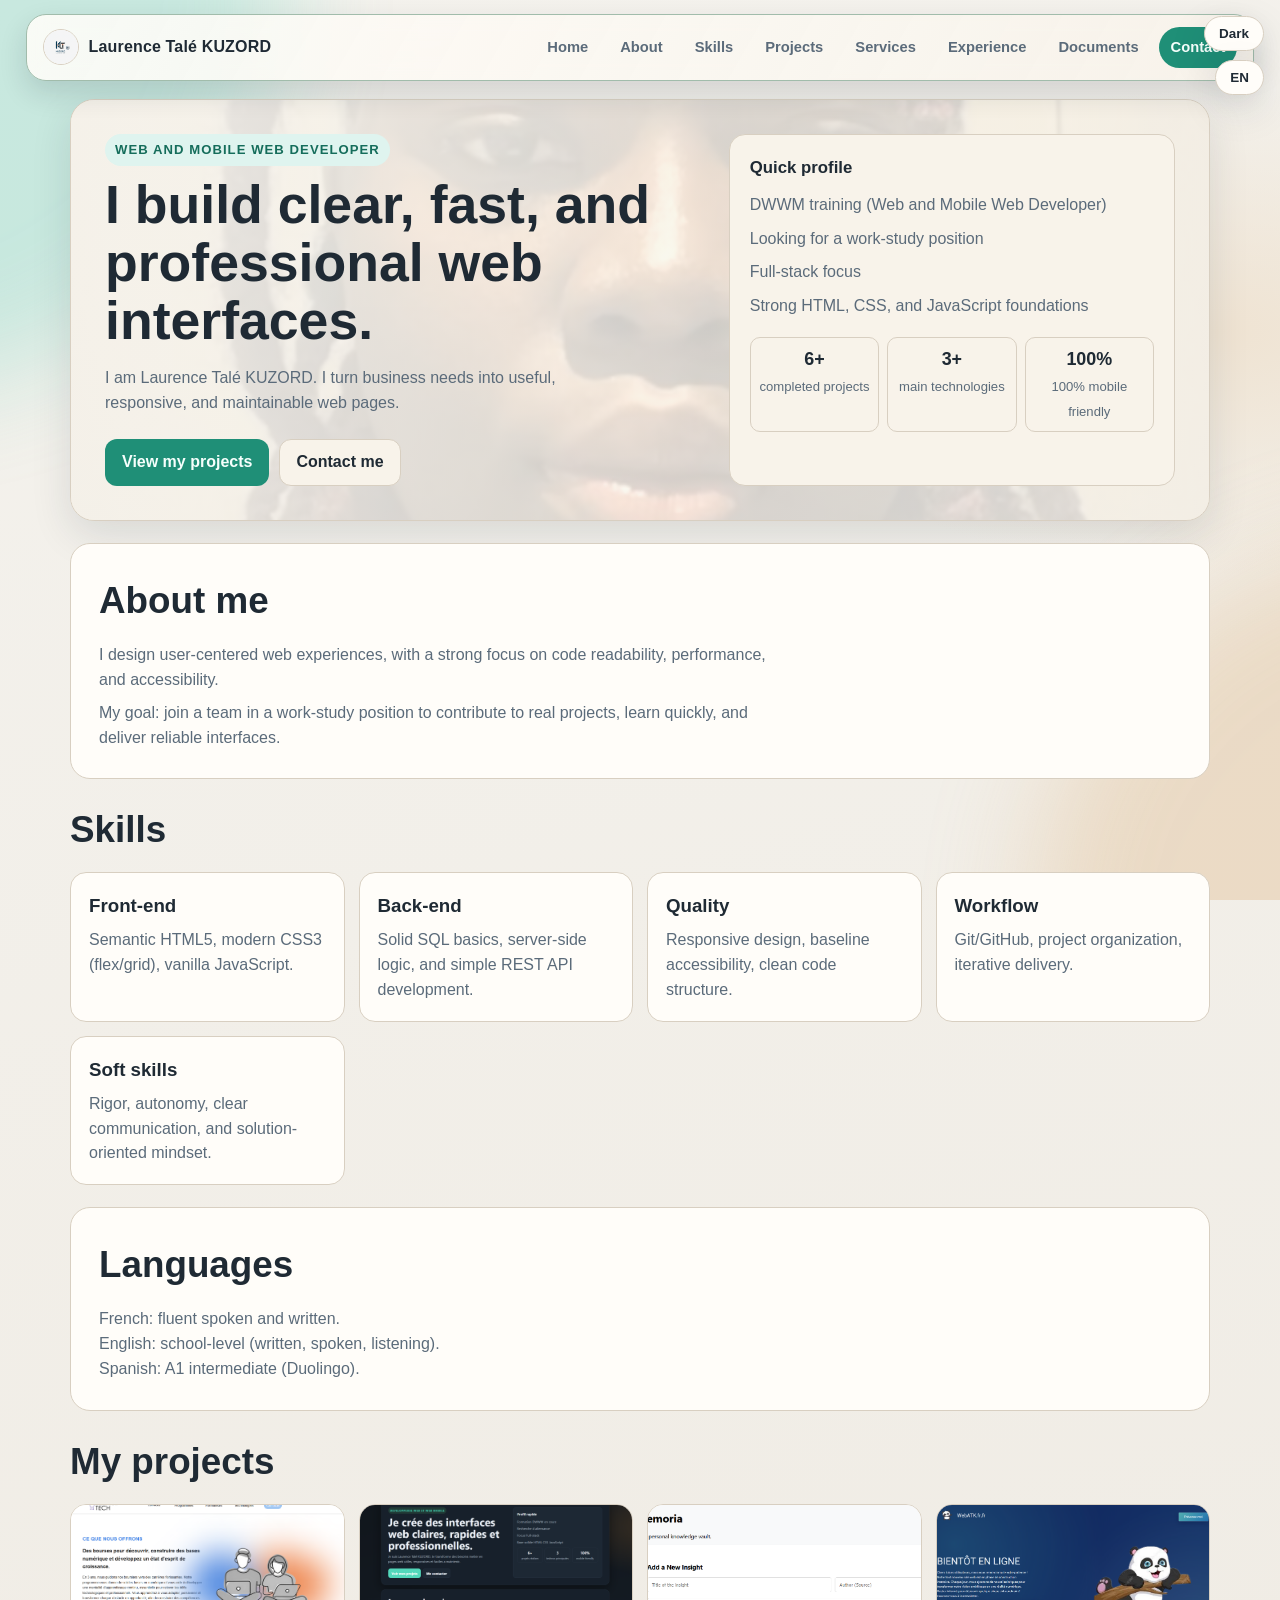
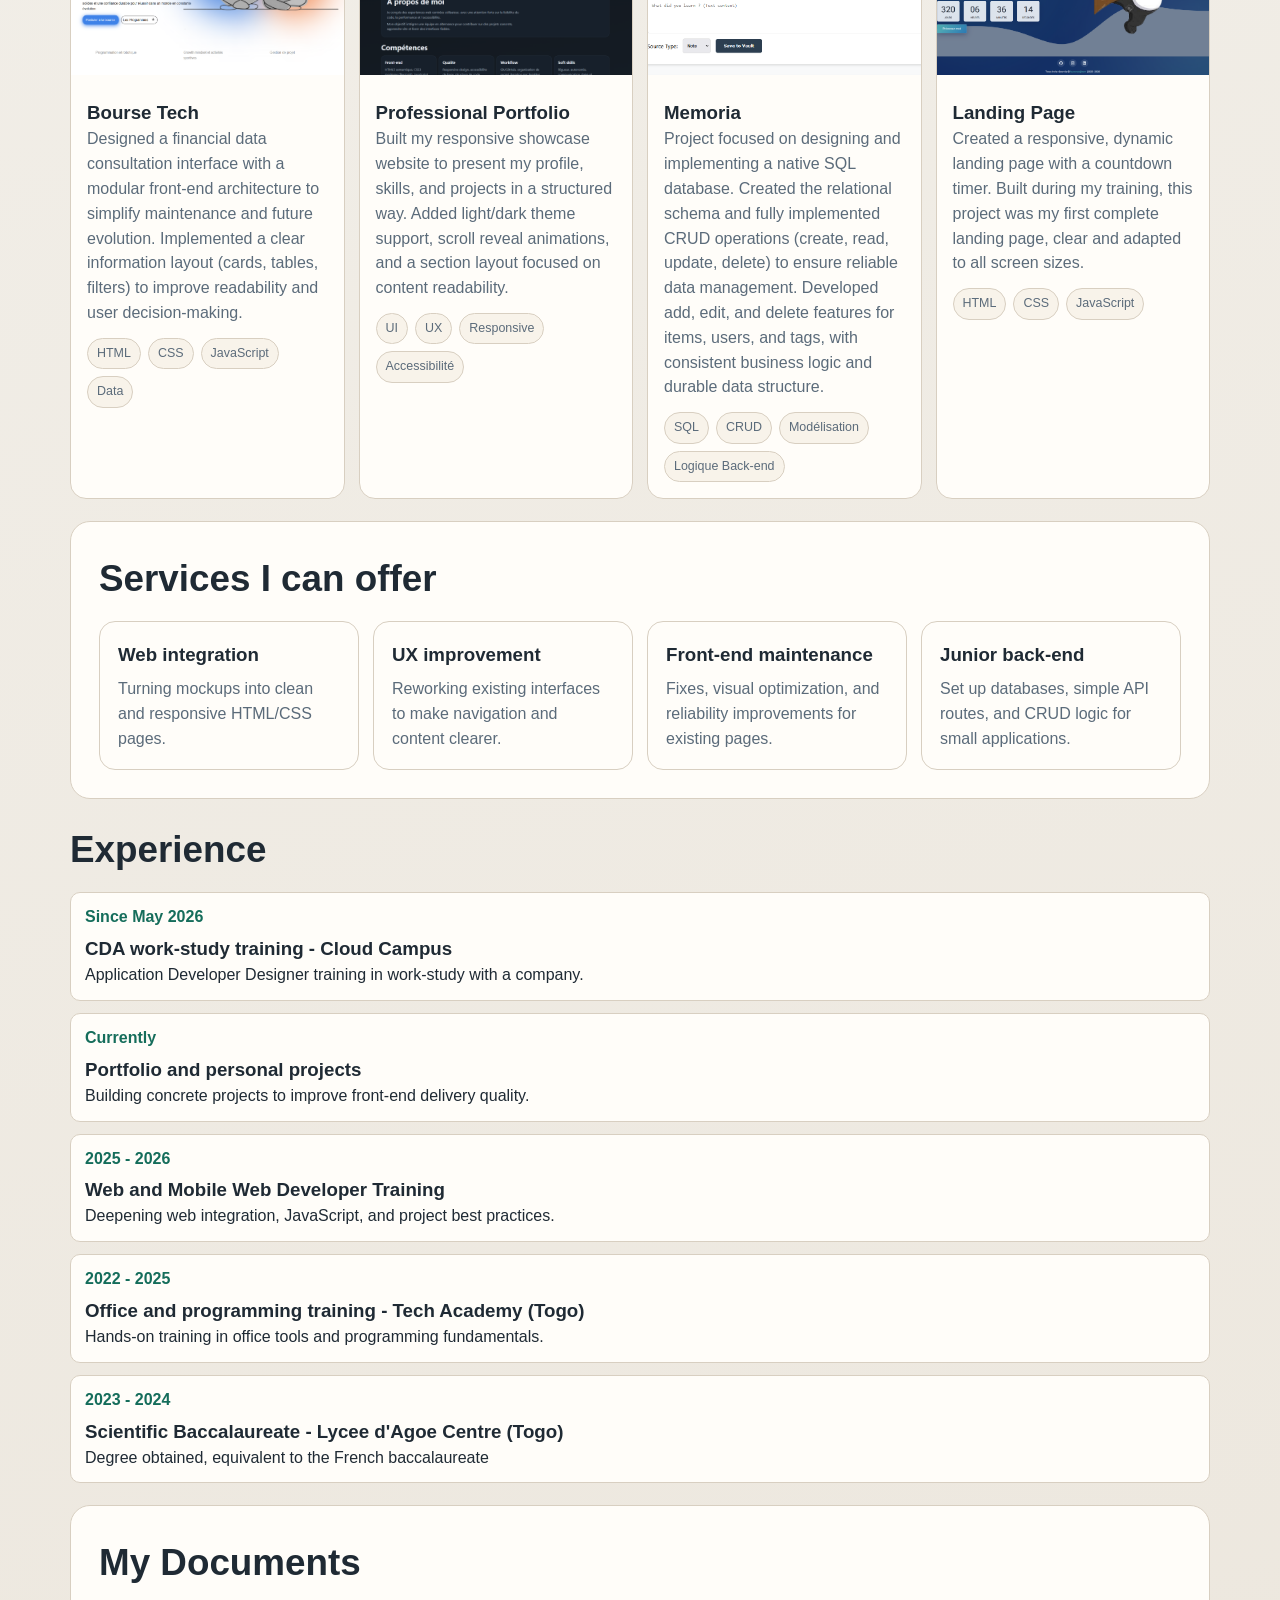
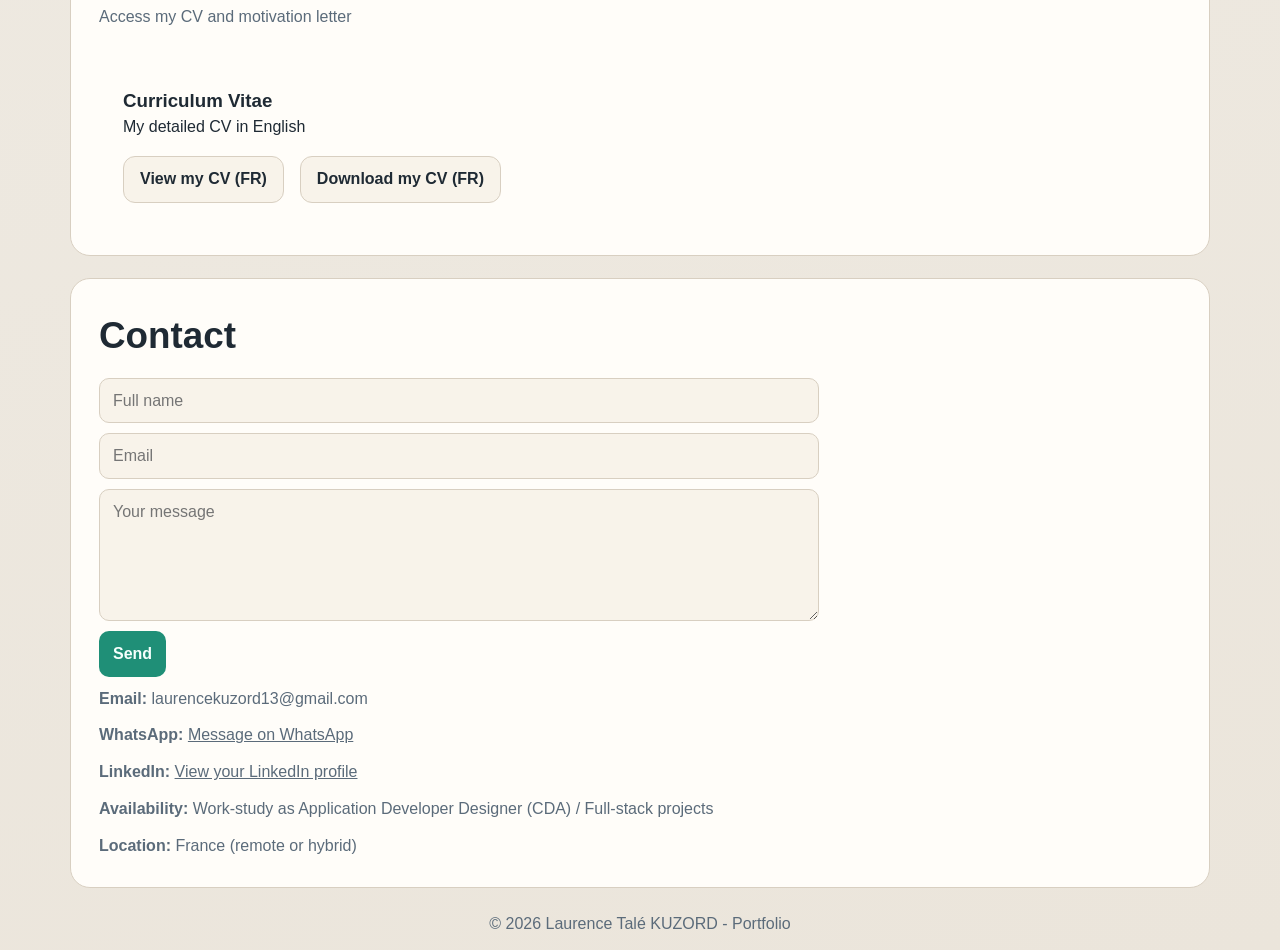
<file: index.html>
﻿<!doctype html>
<html lang="fr">

<head>
  <meta charset="UTF-8" />
  <meta name="viewport" content="width=device-width, initial-scale=1.0" />
  <title>Portfolio | Laurence Talé KUZORD - Développeuse Web</title>
  <meta name="title" content="Portfolio de Laurence Talé KUZORD - Développeuse Web" />
  <meta name="description"
    content="Portfolio de Laurence Talé KUZORD: développement front-end, intégration responsive, accessibilité et projets web concrets." />
  <meta name="robots" content="index,follow" />
  <meta property="og:type" content="website" />
  <meta property="og:url" content="https://www.monportfolio.test/" />
  <meta property="og:title" content="Portfolio de Laurence Talé KUZORD - Développeuse Web" />
  <meta property="og:description" content="Interfaces web modernes, performantes et accessibles." />
  <meta property="og:image" content="https://www.monportfolio.test/img/logo-800x800.webp" />
  <meta property="og:image:alt" content="Logo du portfolio" />
  <meta name="twitter:card" content="summary_large_image" />
  <meta name="twitter:url" content="https://www.monportfolio.test/" />
  <meta name="twitter:title" content="Portfolio de Laurence Talé KUZORD - Développeuse Web" />
  <meta name="twitter:description" content="Interfaces web modernes, performantes et accessibles." />

  <meta name="twitter:image" content="https://www.monportfolio.test/img/logo-800x800.webp" />
  <meta name="twitter:creator" content="laurenceKuzord" />
  <link rel="icon" href="img/logo-160x160.webp" type="image/webp" />
  <link rel="canonical" href="https://www.monportfolio.test/" />
  <link rel="stylesheet" href="assets/css/style.css" />
</head>

<body>
  <div class="background-scene" aria-hidden="true">
    <div class="background-overlay"></div>
  </div>

  <header class="site-header section">
    <a class="brand" href="#home" aria-label="Retour à l'accueil">
      <img src="img/logo-110x110.webp" alt="Logo Laurence Talé KUZORD" />
      <span>Laurence Talé KUZORD</span>
    </a>
    <button class="nav-toggle" type="button" aria-expanded="false" aria-controls="site-nav"
      aria-label="Ouvrir le menu">Menu</button>
    <nav class="nav" id="site-nav">
      <a href="#home" data-i18n="nav_home">Accueil</a>
      <a href="#about" data-i18n="nav_about">À propos</a>
      <a href="#skills" data-i18n="nav_skills">Compétences</a>
      <a href="#projects" data-i18n="nav_projects">Projets</a>
      <a href="#services" data-i18n="nav_services">Services</a>
      <a href="#experience" data-i18n="nav_experience">Parcours</a>
      <a href="#documents" data-i18n="documents_section">Documents</a>
      <a class="nav-cta" href="#contact" data-i18n="nav_contact">Contact</a>
    </nav>
  </header>

  <main class="site-main">
    <section id="home" class='hero section'>
      <div class="hero-content">
        <p class="eyebrow" data-i18n="hero_eyebrow">Développeuse Web et Web Mobile</p>
        <h1 class="fade-in" data-i18n="hero_title">Je crée des interfaces web claires, rapides et professionnelles.</h1>
        <p class="hero-subtitle" data-i18n="hero_subtitle">
          Je suis Laurence Talé KUZORD. Je transforme des besoins métier en pages web utiles,
          responsives et faciles à maintenir.
        </p>
        <div class="hero-actions">
          <a class="btn btn-primary" href="#projects" data-i18n="hero_cta_projects">Voir mes projets</a>
          <a class="btn btn-ghost" href="#contact" data-i18n="hero_cta_contact">Me contacter</a>
        </div>
      </div>
      <aside class="hero-panel">
        <h2 data-i18n="quick_profile_title">Profil rapide</h2>
        <ul>
          <li data-i18n="quick_item_training">Formation DWWM (Développeuse web et web mobile)</li>
          <li data-i18n="quick_item_search">Recherche d'alternance</li>
          <li data-i18n="quick_item_focus">Focus Full-stack</li>
          <li data-i18n="quick_item_base">Base solide HTML CSS JavaScript</li>
        </ul>
        <div class="stats">
          <div>
            <strong>6+</strong>
            <span data-i18n="stats_projects">projets réalisés</span>
          </div>
          <div>
            <strong>3+</strong>
            <span data-i18n="stats_technos">technos principales</span>
          </div>
          <div>
            <strong>100%</strong>
            <span data-i18n="stats_mobile">mobile friendly</span>
          </div>
        </div>
      </aside>
    </section>

    <section id="about" class="section reveal surface">
      <h2 class="section-title" data-i18n="about_title">À propos de moi</h2>
      <p class="section-text" data-i18n="about_text_1">
        Je conçois des expériences web centrées utilisateur, avec une attention forte sur
        la lisibilité du code, la performance et l'accessibilité.
      </p>
      <p class="section-text" data-i18n="about_text_2">
        Mon objectif: intégrer une équipe en alternance pour contribuer sur des projets concrets,
        apprendre vite et livrer des interfaces fiables.
      </p>
    </section>

    <section id="skills" class="section reveal">
      <h2 class="section-title" data-i18n="skills_title">Compétences</h2>
      <div class="skills-grid">
        <article class="info-card">
          <h3 data-i18n="skills_front_title">Front-end</h3>
          <p data-i18n="skills_front_text">HTML5 sémantique, CSS3 moderne (flex/grid), JavaScript vanilla.</p>
        </article>
        <article class="info-card">
          <h3 data-i18n="skills_backend_title">Back-end</h3>
          <p data-i18n="skills_backend_text">Bases solides en SQL, logique serveur et création d'API REST simples.</p>
        </article>
        <article class="info-card">
          <h3 data-i18n="skills_quality_title">Qualité</h3>
          <p data-i18n="skills_quality_text">Responsive design, accessibilité de base, structure de code propre.</p>
        </article>
        <article class="info-card">
          <h3 data-i18n="skills_workflow_title">Workflow</h3>
          <p data-i18n="skills_workflow_text">Git/GitHub, organisation de projet, itération par livrables.</p>
        </article>
        <article class="info-card">
          <h3 data-i18n="skills_soft_title">Soft skills</h3>
          <p data-i18n="skills_soft_text">Rigueur, autonomie, communication claire et orientation solution.</p>
        </article>
      </div>
    </section>

    <section id="languages" class="section reveal surface">
      <h2 class="section-title" data-i18n="languages_title">Langues</h2>
      <p class="section-text">
        <span data-i18n="languages_line_1">Français : maîtrise orale et écrite.</span><br />
        <span data-i18n="languages_line_2">Anglais : niveau scolaire (écrit, oral, compréhension).</span><br />
        <span data-i18n="languages_line_3">Espagnol : A1 intermédiaire (Duolingo).</span>
      </p>
    </section>

    <section id="projects" class="section reveal">
      <h2 class="section-title" data-i18n="projects_title">Mes projets</h2>
      <div class="projects">
        <article class="card">
          <img src="img/logo-800x800.webp" alt="Bourse Tech" loading="lazy" />
          <div class="card-content">
            <h3 data-i18n="project_1_title">Bourse Tech</h3>
            <p data-i18n="project_1_text">
              Conception d'une interface de consultation orientée données financières, avec une
              architecture front-end modulaire pour faciliter la maintenance et l'évolution du projet.
              Mise en place d'une présentation claire des informations (cartes, tableaux, filtres)
              afin d'améliorer la lecture et la prise de décision utilisateur.
            </p>
            <p class="chip-row">
              <span class="chip">HTML</span>
              <span class="chip">CSS</span>
              <span class="chip">JavaScript</span>
              <span class="chip">Data </span>
            </p>
          </div>
        </article>
        <article class="card">
          <img src="img/logo-200x200.webp" alt="Projet Portfolio" loading="lazy" />
          <div class="card-content">
            <h3 data-i18n="project_2_title">Portfolio Professionnel</h3>
            <p data-i18n="project_2_text">
              Réalisation de mon site vitrine responsive pour présenter mon profil, mes compétences
              et mes projets de manière structurée. Intégration d'un système de thème clair/sombre,
              d'animations de reveal au scroll et d'une organisation de sections orientée expérience
              utilisateur pour renforcer la lisibilité du contenu.
            </p>
            <p class="chip-row">
              <span class="chip">UI</span>
              <span class="chip">UX</span>
              <span class="chip">Responsive</span>
              <span class="chip">Accessibilité</span>
            </p>
          </div>
        </article>
        <article class="card">
          <img src="img/logo-96x96.webp" alt="Projet Memoria" loading="lazy" />
          <div class="card-content">
            <h3 data-i18n="project_3_title">Memoria</h3>
            <p data-i18n="project_3_text">
              Projet centré sur la conception et l'implémentation d'une base de données en SQL natif.
              Création du schéma relationnel et mise en œuvre complète des opérations CRUD (création,
              lecture, mise à jour, suppression) pour garantir une gestion fiable des données.
              Développement des fonctionnalités d'ajout, modification et suppression des pépites,
              des utilisateurs et des tags, avec une logique métier cohérente et une structure
              de données durable.
            </p>
            <p class="chip-row">
              <span class="chip">SQL</span>
              <span class="chip">CRUD</span>
              <span class="chip">Modélisation</span>
              <span class="chip">Logique Back-end</span>
            </p>
          </div>
        </article>
        <article class="card">
          <img src="img/logo-700x700.webp" alt="Projet Landing Page" loading="lazy" />
          <div class="card-content">
            <h3 data-i18n="project_4_title">Landing Page</h3>
            <p data-i18n="project_4_text">
              Création d'une landing page responsive et dynamique avec un compte à rebours.
              Ce projet, réalisé en formation, m'a permis de concevoir pour la première fois
              une landing page complète, claire et adaptée à tous les écrans.
            </p>
            <p class="chip-row">
              <span class="chip">HTML</span>
              <span class="chip">CSS</span>
              <span class="chip">JavaScript</span>
            </p>
          </div>
        </article>
      </div>
    </section>

    <section id="services" class="section reveal surface">
      <h2 class="section-title" data-i18n="services_title">Services que je peux proposer</h2>
      <div class="services-list">
        <article class="info-card">
          <h3 data-i18n="service_1_title">Intégration web</h3>
          <p data-i18n="service_1_text">Transformation de maquettes en pages HTML/CSS propres et adaptatives.</p>
        </article>
        <article class="info-card">
          <h3 data-i18n="service_2_title">Amélioration UX</h3>
          <p data-i18n="service_2_text">Reprise d'interfaces existantes pour clarifier la navigation et les contenus.
          </p>
        </article>
        <article class="info-card">
          <h3 data-i18n="service_3_title">Maintenance front</h3>
          <p data-i18n="service_3_text">Corrections, optimisation visuelle, et fiabilisation de pages existantes.</p>
        </article>
        <article class="info-card">
          <h3 data-i18n="service_4_title">Back-end junior</h3>
          <p data-i18n="service_4_text">Mise en place de bases de donnees, routes API simples et logique CRUD pour
            petites applications.</p>
        </article>
      </div>
    </section>

    <section id="experience" class="section reveal">
      <h2 class="section-title" data-i18n="experience_title">Parcours</h2>
      <div class="timeline">
        <article class="timeline-item">
          <p class="timeline-date" data-i18n="exp_1_date">Depuis mai 2026</p>
          <h3 data-i18n="exp_1_title">Formation CDA en alternance - Cloud Campus</h3>
          <p data-i18n="exp_1_text">Formation Conceptrice Developpeuse d'Applications en alternance avec une entreprise.</p>
        </article>
        <article class="timeline-item">
          <p class="timeline-date" data-i18n="exp_2_date">Actuellement</p>
          <h3 data-i18n="exp_2_title">Portfolio et projets personnels</h3>
          <p data-i18n="exp_2_text">Creation de projets concrets pour renforcer la qualite de livraison front-end.</p>
        </article>
        <article class="timeline-item">
          <p class="timeline-date" data-i18n="exp_3_date">2025 - 2026</p>
          <h3 data-i18n="exp_3_title">Formation Developpeuse Web et Web Mobile</h3>
          <p data-i18n="exp_3_text">Approfondissement en integration web, JavaScript et bonnes pratiques de projet.</p>
        </article>
        <article class="timeline-item">
          <p class="timeline-date" data-i18n="exp_4_date">2022 - 2025</p>
          <h3 data-i18n="exp_4_title">Formation en bureautique et en programmation - Tech Academy (Togo)</h3>
          <p data-i18n="exp_4_text">Formation pratique en outils bureautiques et en bases de la programmation.</p>
        </article>
        <article class="timeline-item">
          <p class="timeline-date" data-i18n="exp_5_date">2023 - 2024</p>
          <h3 data-i18n="exp_5_title">Baccalaureat scientifique - Lycee d'Agoe Centre (Togo)</h3>
          <p data-i18n="exp_5_text">Diplome obtenu, equivalent au baccalaureat francais.</p>
        </article>
      </div>
    </section>

    <section id="documents" class="section reveal surface">
      <h2 class="section-title" data-i18n="documents_title">Mes documents</h2>
      <p class="section-text" data-i18n="documents_subtitle">Accédez à mon CV et ma lettre de motivation</p>
      <div class="documents-grid"
        style="display: grid; grid-template-columns: repeat(auto-fit, minmax(250px, 1fr)); gap: 2rem; margin-top: 2rem;">
        <article class="document-card"
          style="padding: 1.5rem; border-radius: 8px; background: var(--surface); border: 1px solid var(--border);">
          <h3 data-i18n="cv_title">Curriculum Vitae</h3>
          <p data-i18n="cv_description">Mon CV détaillé en français</p>
          <div style="display: flex; gap: 1rem; margin-top: 1rem; flex-wrap: wrap;">
            <a href="docs/cv_laure.pdf" target="_blank" rel="noopener noreferrer" class="btn btn-ghost"
              data-i18n="view_cv_fr">Voir mon CV (FR)</a>
            <a href="docs/_CV - KUZORD Laurence Talé.pdf" download class="btn btn-ghost" data-i18n="download_cv_fr">Télécharger mon CV
              (FR)</a>
          </div>
        </article>
      </div>
    </section>

    <section id="contact" class="section reveal surface">
      <h2 class="section-title" data-i18n="contact_title">Contact</h2>
      <form class="contact-form" action="https://formsubmit.co/laurencekuzord13@gmail.com" method="POST"
        data-next-path="pages/message-envoye.html">
        <input type="hidden" name="_subject" value="Nouveau message depuis ton portfolio" />
        <input type="hidden" name="_captcha" value="false" />
        <input type="hidden" name="_template" value="table" />
        <input type="hidden" name="_next" value="https://formsubmit.co/thanks" />
        <input type="text" name="_honey" style="display:none" tabindex="-1" autocomplete="off" />
        <input type="text" name="name" required autocomplete="name" placeholder="Nom complet"
          data-i18n-placeholder="contact_name" />
        <input type="email" name="email" required autocomplete="email" placeholder="Email"
          data-i18n-placeholder="contact_email" />
        <textarea name="message" rows="5" required placeholder="Votre message"
          data-i18n-placeholder="contact_message"></textarea>
        <button type="submit" data-i18n="contact_submit">Envoyer</button>
      </form>
      <div class="contact-cards">
        <p class="section-text"><strong data-i18n="contact_email_label">Email:</strong> laurencekuzord13@gmail.com</p>
        <p class="section-text">
          <strong data-i18n="contact_whatsapp_label">WhatsApp:</strong>
          <a href="https://wa.me/33768165909?text=Bonjour%20Laurence%2C%20je%20vous%20contacte%20depuis%20votre%20portfolio."
            target="_blank" rel="noopener noreferrer" data-i18n="contact_whatsapp_cta">Vous écrire sur WhatsApp</a>
        </p>
        <p class="section-text">
          <strong data-i18n="contact_linkedin_label">LinkedIn:</strong>
          <a href="https://www.linkedin.com/in/laurence-kuzord" target="_blank" rel="noopener noreferrer"
            data-i18n="contact_linkedin_cta">Voir votre profil LinkedIn</a>
        </p>
        <p class="section-text"><strong data-i18n="contact_availability_label">Disponibilité:</strong> <span
            data-i18n="contact_availability_value">Alternance Conceptrice développeuse d'application (CDA) / Projets
            full-stack</span></p>
        <p class="section-text"><strong data-i18n="contact_zone_label">Zone:</strong> <span
            data-i18n="contact_zone_value">France (remote ou hybride)</span></p>
      </div>
    </section>
  </main>

  <footer class="site-footer section">
    <p>
      &copy; <span id="js-year">2026</span>
      <span data-i18n="footer_text">Laurence Talé KUZORD - Portfolio</span>
    </p>
  </footer>

  <script src="assets/js/app.js"></script>
</body>

</html>
</file>
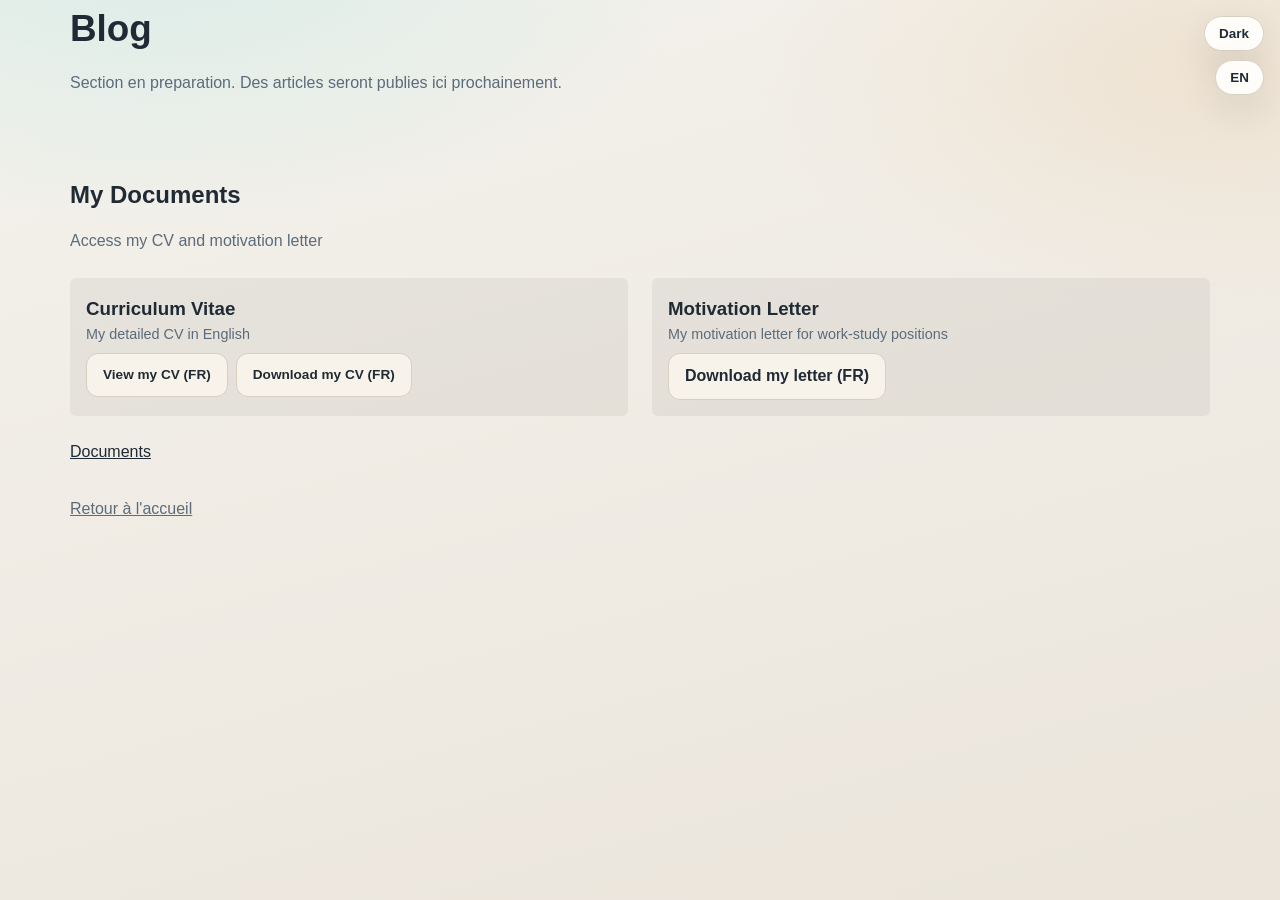
<file: pages/blog.html>
﻿<!doctype html>
<html lang="fr">

<head>
  <meta charset="UTF-8">
  <meta name="viewport" content="width=device-width, initial-scale=1.0">
  <title>Blog | Portfolio</title>
  <link rel="stylesheet" href="../assets/css/style.css">
</head>

<body>
  <section class="section">
    <h1 class="section-title">Blog</h1>
    <p class="section-text">Section en preparation. Des articles seront publies ici prochainement.</p>

    <div style="margin-top: 3rem; padding: 2rem 0; border-top: 1px solid var(--border);">
      <h2 class="section-title" data-i18n="documents_title" style="font-size: 1.5rem; margin-bottom: 1rem;">Mes
        documents</h2>
      <p class="section-text" data-i18n="documents_subtitle">Accédez à mon CV et ma lettre de motivation</p>
      <div
        style="display: grid; grid-template-columns: repeat(auto-fit, minmax(200px, 1fr)); gap: 1.5rem; margin-top: 1.5rem;">
        <article
          style="padding: 1rem; border-radius: 6px; background: rgba(0,0,0,0.05); border: 1px solid var(--border);">
          <h3 data-i18n="cv_title">Curriculum Vitae</h3>
          <p class="section-text" style="font-size: 0.9rem;" data-i18n="cv_description">Mon CV détaillé en français</p>
          <div style="display: flex; gap: 0.5rem; margin-top: 0.5rem; flex-wrap: wrap;">
            <a href="../docs/cv_laure.pdf" target="_blank" rel="noopener noreferrer" class="btn btn-ghost"
              data-i18n="view_cv_fr" style="display: inline-block; font-size: 0.85rem;">Voir (FR)</a>
            <a href="../docs/cv_laure.pdf" download class="btn btn-ghost" data-i18n="download_cv_fr"
              style="display: inline-block; font-size: 0.85rem;">Téléch. (FR)</a>
          </div>
        </article>
        <article
          style="padding: 1rem; border-radius: 6px; background: rgba(0,0,0,0.05); border: 1px solid var(--border);">
          <h3 data-i18n="motivation_title">Lettre de Motivation</h3>
          <p class="section-text" style="font-size: 0.9rem;" data-i18n="motivation_description">Ma lettre de motivation
            pour les alternances</p>
          <a href="../docs/alternance_motivation.pdf" download class="btn btn-ghost" data-i18n="download_motivation_fr"
            style="display: inline-block; margin-top: 0.5rem;">Télécharger (FR)</a>
        </article>
      </div>
      <p style="margin-top: 1.5rem;"><a href="documents.html" data-i18n="documents_section">Voir tous mes documents</a>
      </p>
    </div>

    <p class="section-text"><a href="../index.html">Retour à l'accueil</a></p>
  </section>
  <script src="../assets/js/app.js"></script>
</body>

</html>
</file>
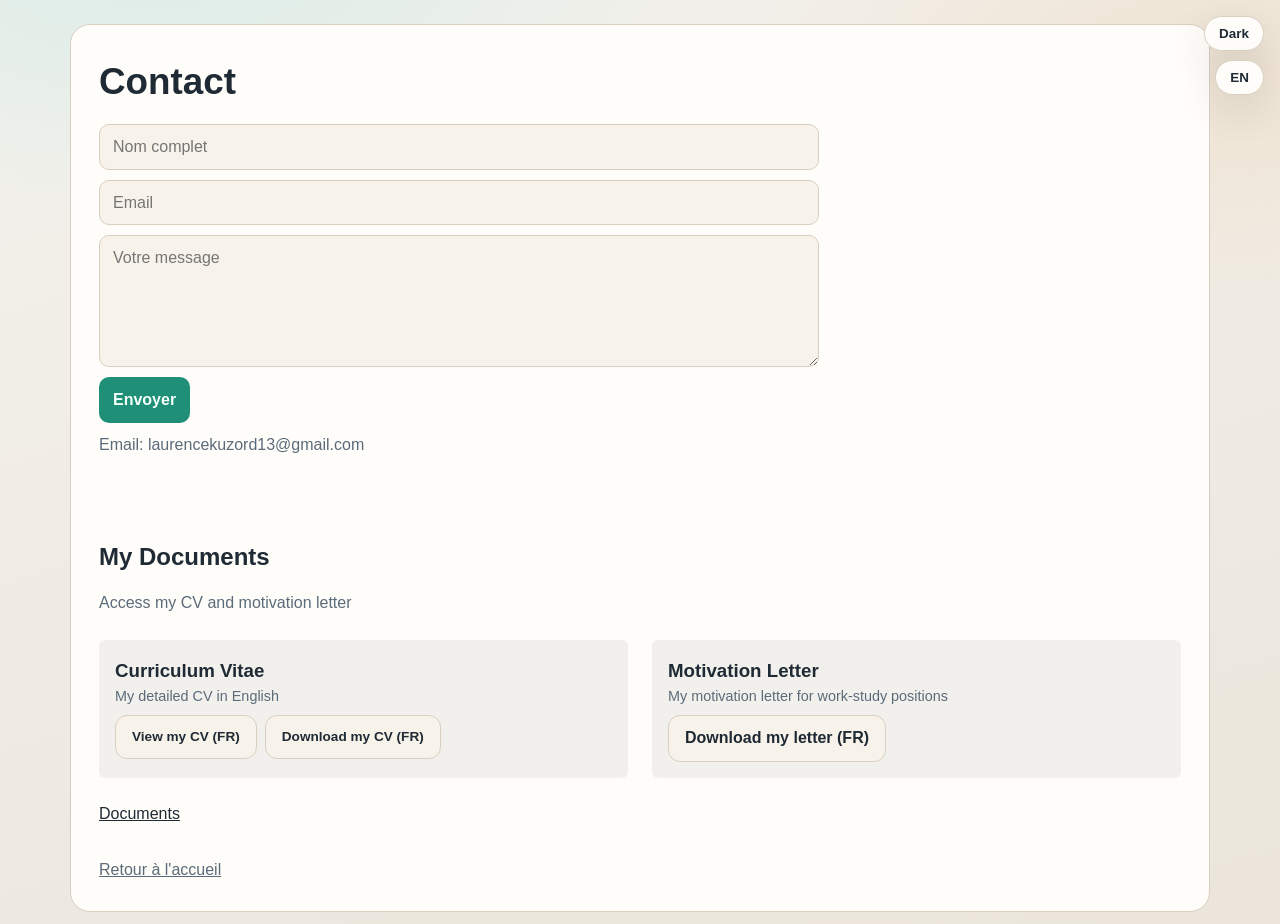
<file: pages/contact.html>
﻿<!doctype html>
<html lang="fr">

<head>
  <meta charset="UTF-8">
  <meta name="viewport" content="width=device-width, initial-scale=1.0">
  <title>Contact | Portfolio</title>
  <link rel="stylesheet" href="../assets/css/style.css">
</head>

<body>
  <section class="section surface" style="margin-top: 24px;">
    <h1 class="section-title">Contact</h1>
    <form class="contact-form" action="https://formsubmit.co/laurencekuzord13@gmail.com" method="POST"
      data-next-path="message-envoye.html">
      <input type="hidden" name="_subject" value="Nouveau message depuis la page contact" />
      <input type="hidden" name="_captcha" value="false" />
      <input type="hidden" name="_template" value="table" />
      <input type="hidden" name="_next" value="https://formsubmit.co/thanks" />
      <input type="text" name="_honey" style="display:none" tabindex="-1" autocomplete="off" />
      <input type="text" name="name" required autocomplete="name" placeholder="Nom complet" />
      <input type="email" name="email" required autocomplete="email" placeholder="Email" />
      <textarea name="message" rows="5" required placeholder="Votre message"></textarea>
      <button type="submit">Envoyer</button>
    </form>
    <p class="section-text" style="margin-top: 10px;">Email: laurencekuzord13@gmail.com</p>

    <div style="margin-top: 3rem; padding: 2rem 0; border-top: 1px solid var(--border);">
      <h2 class="section-title" data-i18n="documents_title" style="font-size: 1.5rem; margin-bottom: 1rem;">Mes
        documents</h2>
      <p class="section-text" data-i18n="documents_subtitle">Accédez à mon CV et ma lettre de motivation</p>
      <div
        style="display: grid; grid-template-columns: repeat(auto-fit, minmax(200px, 1fr)); gap: 1.5rem; margin-top: 1.5rem;">
        <article
          style="padding: 1rem; border-radius: 6px; background: rgba(0,0,0,0.05); border: 1px solid var(--border);">
          <h3 data-i18n="cv_title">Curriculum Vitae</h3>
          <p class="section-text" style="font-size: 0.9rem;" data-i18n="cv_description">Mon CV détaillé en français</p>
          <div style="display: flex; gap: 0.5rem; margin-top: 0.5rem; flex-wrap: wrap;">
            <a href="../docs/cv_laure.pdf" target="_blank" rel="noopener noreferrer" class="btn btn-ghost"
              data-i18n="view_cv_fr" style="display: inline-block; font-size: 0.85rem;">Voir (FR)</a>
            <a href="../docs/cv_laure.pdf" download class="btn btn-ghost" data-i18n="download_cv_fr"
              style="display: inline-block; font-size: 0.85rem;">Téléch. (FR)</a>
          </div>
        </article>
        <article
          style="padding: 1rem; border-radius: 6px; background: rgba(0,0,0,0.05); border: 1px solid var(--border);">
          <h3 data-i18n="motivation_title">Lettre de Motivation</h3>
          <p class="section-text" style="font-size: 0.9rem;" data-i18n="motivation_description">Ma lettre de motivation
            pour les alternances</p>
          <a href="../docs/alternance_motivation.pdf" download class="btn btn-ghost" data-i18n="download_motivation_fr"
            style="display: inline-block; margin-top: 0.5rem;">Télécharger (FR)</a>
        </article>
      </div>
      <p style="margin-top: 1.5rem;"><a href="documents.html" data-i18n="documents_section">Voir tous mes documents</a>
      </p>
    </div>

    <p class="section-text"><a href="../index.html">Retour à l'accueil</a></p>
  </section>
  <script src="../assets/js/app.js"></script>
</body>

</html>
</file>
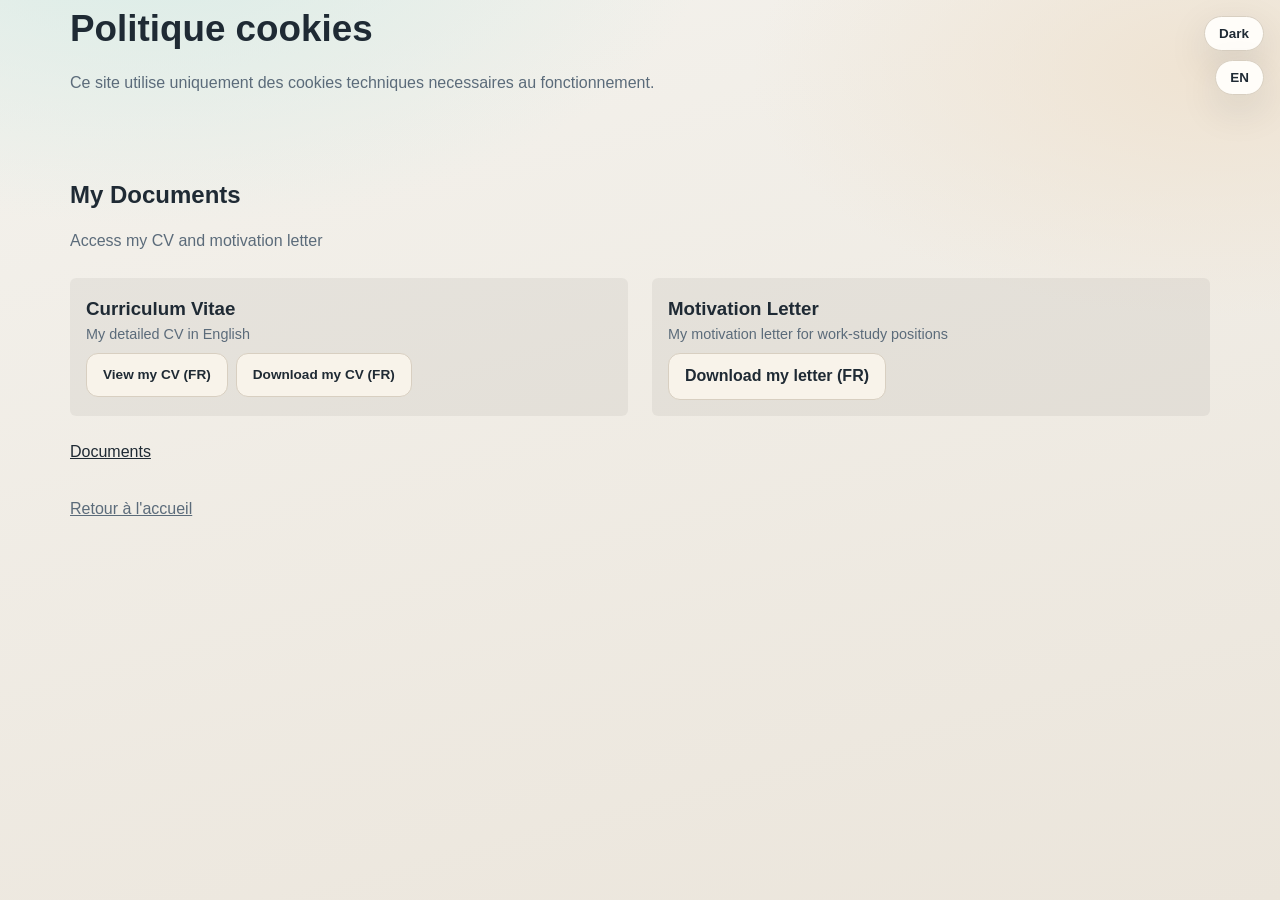
<file: pages/cookies-policy.html>
﻿<!doctype html>
<html lang="fr">

<head>
  <meta charset="UTF-8">
  <meta name="viewport" content="width=device-width, initial-scale=1.0">
  <title>Politique cookies | Portfolio</title>
  <link rel="stylesheet" href="../assets/css/style.css">
</head>

<body>
  <section class="section">
    <h1 class="section-title">Politique cookies</h1>
    <p class="section-text">Ce site utilise uniquement des cookies techniques necessaires au fonctionnement.</p>

    <div style="margin-top: 3rem; padding: 2rem 0; border-top: 1px solid var(--border);">
      <h2 class="section-title" data-i18n="documents_title" style="font-size: 1.5rem; margin-bottom: 1rem;">Mes
        documents</h2>
      <p class="section-text" data-i18n="documents_subtitle">Accédez à mon CV et ma lettre de motivation</p>
      <div
        style="display: grid; grid-template-columns: repeat(auto-fit, minmax(200px, 1fr)); gap: 1.5rem; margin-top: 1.5rem;">
        <article
          style="padding: 1rem; border-radius: 6px; background: rgba(0,0,0,0.05); border: 1px solid var(--border);">
          <h3 data-i18n="cv_title">Curriculum Vitae</h3>
          <p class="section-text" style="font-size: 0.9rem;" data-i18n="cv_description">Mon CV détaillé en français</p>
          <div style="display: flex; gap: 0.5rem; margin-top: 0.5rem; flex-wrap: wrap;">
            <a href="../docs/cv_laure.pdf" target="_blank" rel="noopener noreferrer" class="btn btn-ghost"
              data-i18n="view_cv_fr" style="display: inline-block; font-size: 0.85rem;">Voir (FR)</a>
            <a href="../docs/cv_laure.pdf" download class="btn btn-ghost" data-i18n="download_cv_fr"
              style="display: inline-block; font-size: 0.85rem;">Téléch. (FR)</a>
          </div>
        </article>
        <article
          style="padding: 1rem; border-radius: 6px; background: rgba(0,0,0,0.05); border: 1px solid var(--border);">
          <h3 data-i18n="motivation_title">Lettre de Motivation</h3>
          <p class="section-text" style="font-size: 0.9rem;" data-i18n="motivation_description">Ma lettre de motivation
            pour les alternances</p>
          <a href="../docs/alternance_motivation.pdf" download class="btn btn-ghost" data-i18n="download_motivation_fr"
            style="display: inline-block; margin-top: 0.5rem;">Télécharger (FR)</a>
        </article>
      </div>
      <p style="margin-top: 1.5rem;"><a href="documents.html" data-i18n="documents_section">Voir tous mes documents</a>
      </p>
    </div>

    <p class="section-text"><a href="../index.html">Retour à l'accueil</a></p>
  </section>
  <script src="../assets/js/app.js"></script>
</body>

</html>
</file>
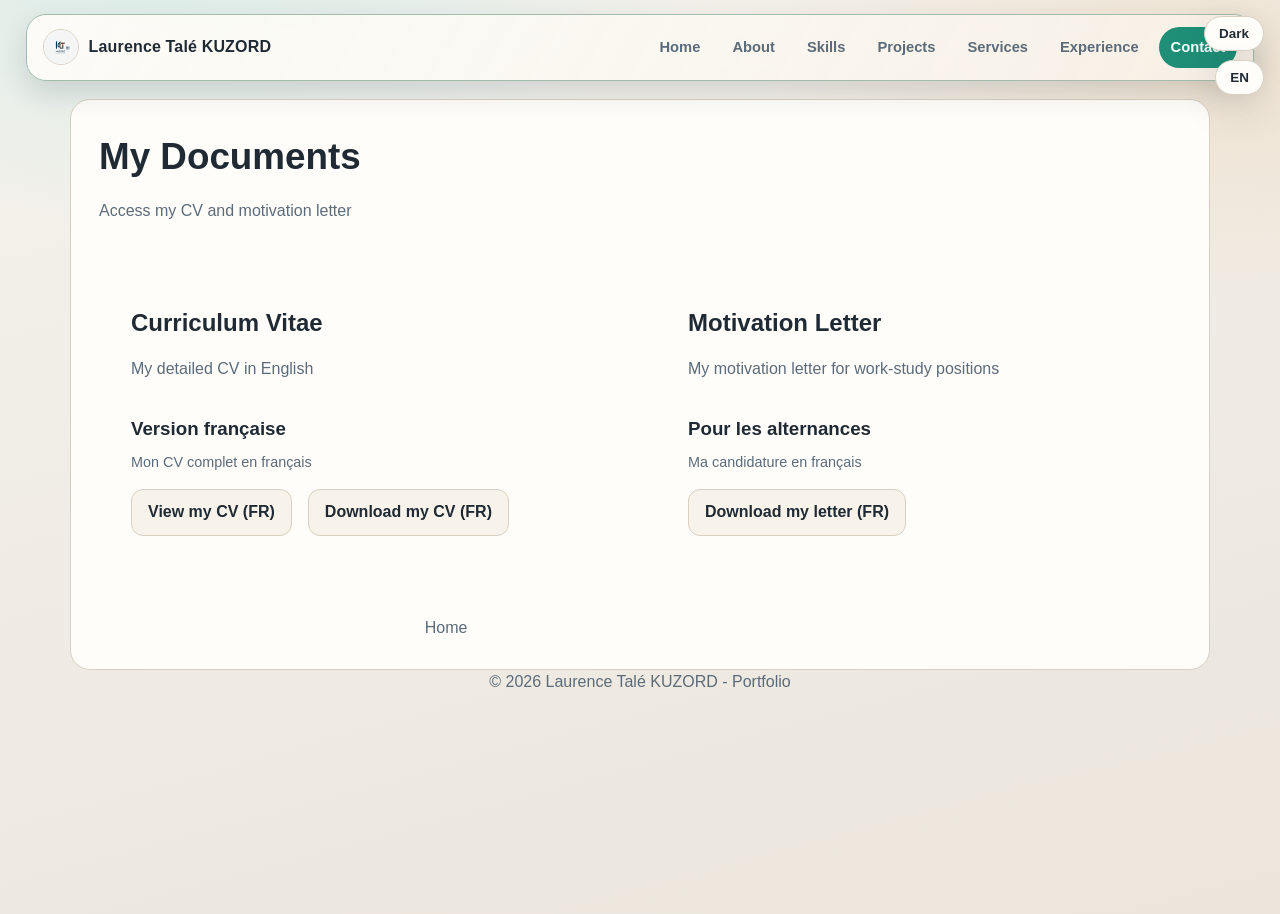
<file: pages/documents.html>
<!doctype html>
<html lang="fr">

<head>
    <meta charset="UTF-8">
    <meta name="viewport" content="width=device-width, initial-scale=1.0">
    <title data-i18n="documents_title">Mes documents</title>
    <link rel="stylesheet" href="../assets/css/style.css">
</head>

<body>
    <header class="site-header section">
        <a class="brand" href="../index.html" aria-label="Retour à l'accueil">
            <img src="../img/logo-110x110.webp" alt="Logo Laurence Talé KUZORD" />
            <span>Laurence Talé KUZORD</span>
        </a>
        <button class="nav-toggle" type="button" aria-expanded="false" aria-controls="site-nav"
            aria-label="Ouvrir le menu">Menu</button>
        <nav class="nav" id="site-nav">
            <a href="../index.html#home" data-i18n="nav_home">Accueil</a>
            <a href="../index.html#about" data-i18n="nav_about">À propos</a>
            <a href="../index.html#skills" data-i18n="nav_skills">Compétences</a>
            <a href="../index.html#projects" data-i18n="nav_projects">Projets</a>
            <a href="../index.html#services" data-i18n="nav_services">Services</a>
            <a href="../index.html#experience" data-i18n="nav_experience">Parcours</a>
            <a class="nav-cta" href="../index.html#contact" data-i18n="nav_contact">Contact</a>
        </nav>
    </header>

    <main>
        <section class="section surface">
            <h1 class="section-title" data-i18n="documents_title">Mes documents</h1>
            <p class="section-text" data-i18n="documents_subtitle">Accédez à mon CV et ma lettre de motivation</p>

            <div class="documents-grid"
                style="display: grid; grid-template-columns: repeat(auto-fit, minmax(280px, 1fr)); gap: 2rem; margin-top: 3rem;">
                <!-- CV Section -->
                <article class="document-card"
                    style="padding: 2rem; border-radius: 8px; background: var(--surface); border: 1px solid var(--border); display: flex; flex-direction: column;">
                    <h2 class="section-title" data-i18n="cv_title" style="font-size: 1.5rem; margin-bottom: 1rem;">
                        Curriculum Vitae</h2>
                    <p class="section-text" data-i18n="cv_description">Mon CV détaillé en français</p>

                    <div style="margin-top: 2rem; flex-grow: 1; display: flex; flex-direction: column; gap: 1rem;">
                        <div>
                            <h3 style="margin-bottom: 0.5rem; font-weight: 600;">Version française</h3>
                            <p class="section-text" style="font-size: 0.9rem; margin-bottom: 1rem;">Mon CV complet en
                                français</p>
                            <div style="display: flex; gap: 1rem; flex-wrap: wrap;">
                                <a href="../docs/cv_laure.pdf" target="_blank" rel="noopener noreferrer"
                                    class="btn btn-ghost" data-i18n="view_cv_fr" style="display: inline-block;">Voir mon
                                    CV (FR)</a>
                                <a href="../docs/cv_laure.pdf" download target="_blank" class="btn btn-ghost"
                                    data-i18n="download_cv_fr" style="display: inline-block;">Télécharger mon CV
                                    (FR)</a>
                            </div>
                        </div>
                    </div>
                </article>

                <!-- Motivation Letter Section -->
                <article class="document-card"
                    style="padding: 2rem; border-radius: 8px; background: var(--surface); border: 1px solid var(--border); display: flex; flex-direction: column;">
                    <h2 class="section-title" data-i18n="motivation_title"
                        style="font-size: 1.5rem; margin-bottom: 1rem;">Lettre de Motivation</h2>
                    <p class="section-text" data-i18n="motivation_description">Ma lettre de motivation pour les
                        alternances</p>

                    <div style="margin-top: 2rem; flex-grow: 1; display: flex; flex-direction: column; gap: 1rem;">
                        <div>
                            <h3 style="margin-bottom: 0.5rem; font-weight: 600;">Pour les alternances</h3>
                            <p class="section-text" style="font-size: 0.9rem; margin-bottom: 1rem;">Ma candidature en
                                français</p>
                            <a href="../docs/alternance_motivation.pdf" download target="_blank" class="btn btn-ghost"
                                data-i18n="download_motivation_fr" style="display: inline-block;">Télécharger ma lettre
                                (FR)</a>
                        </div>
                    </div>
                </article>
            </div>

            <p class="section-text" style="margin-top: 3rem; text-align: center;">
                <a href="../index.html" data-i18n="nav_home" style="text-decoration: none; color: var(--primary);">←
                    Retour à l'accueil</a>
            </p>
        </section>
    </main>

    <footer class="site-footer section">
        <p>
            &copy; <span id="js-year">2026</span>
            <span data-i18n="footer_text">Laurence Talé KUZORD - Portfolio</span>
        </p>
    </footer>

    <script src="../assets/js/app.js"></script>
</body>

</html>
</file>
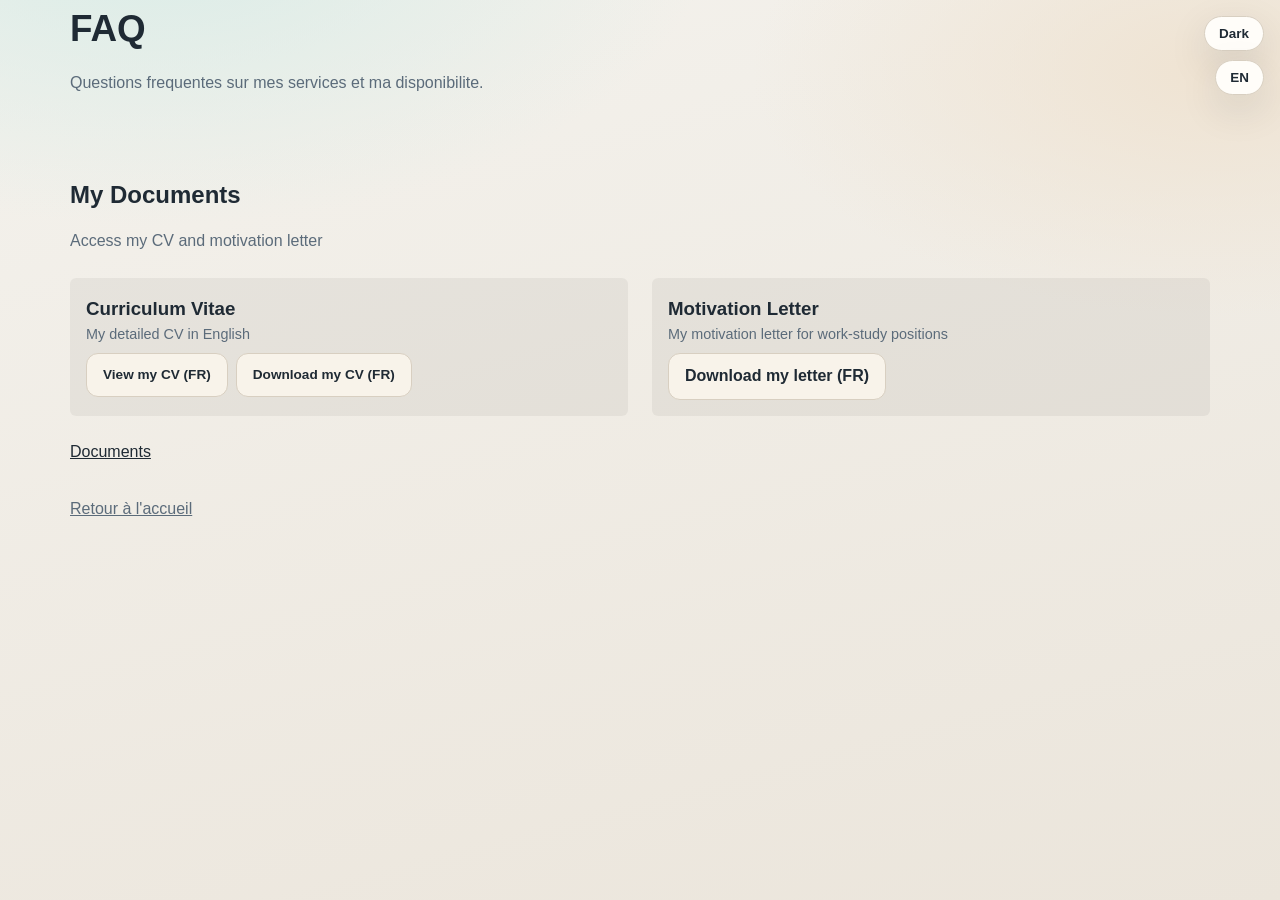
<file: pages/faq.html>
﻿<!doctype html>
<html lang="fr">

<head>
  <meta charset="UTF-8">
  <meta name="viewport" content="width=device-width, initial-scale=1.0">
  <title>FAQ | Portfolio</title>
  <link rel="stylesheet" href="../assets/css/style.css">
</head>

<body>
  <section class="section">
    <h1 class="section-title">FAQ</h1>
    <p class="section-text">Questions frequentes sur mes services et ma disponibilite.</p>

    <div style="margin-top: 3rem; padding: 2rem 0; border-top: 1px solid var(--border);">
      <h2 class="section-title" data-i18n="documents_title" style="font-size: 1.5rem; margin-bottom: 1rem;">Mes
        documents</h2>
      <p class="section-text" data-i18n="documents_subtitle">Accédez à mon CV et ma lettre de motivation</p>
      <div
        style="display: grid; grid-template-columns: repeat(auto-fit, minmax(200px, 1fr)); gap: 1.5rem; margin-top: 1.5rem;">
        <article
          style="padding: 1rem; border-radius: 6px; background: rgba(0,0,0,0.05); border: 1px solid var(--border);">
          <h3 data-i18n="cv_title">Curriculum Vitae</h3>
          <p class="section-text" style="font-size: 0.9rem;" data-i18n="cv_description">Mon CV détaillé en français</p>
          <div style="display: flex; gap: 0.5rem; margin-top: 0.5rem; flex-wrap: wrap;">
            <a href="../docs/cv_laure.pdf" target="_blank" rel="noopener noreferrer" class="btn btn-ghost"
              data-i18n="view_cv_fr" style="display: inline-block; font-size: 0.85rem;">Voir (FR)</a>
            <a href="../docs/cv_laure.pdf" download class="btn btn-ghost" data-i18n="download_cv_fr"
              style="display: inline-block; font-size: 0.85rem;">Téléch. (FR)</a>
          </div>
        </article>
        <article
          style="padding: 1rem; border-radius: 6px; background: rgba(0,0,0,0.05); border: 1px solid var(--border);">
          <h3 data-i18n="motivation_title">Lettre de Motivation</h3>
          <p class="section-text" style="font-size: 0.9rem;" data-i18n="motivation_description">Ma lettre de motivation
            pour les alternances</p>
          <a href="../docs/alternance_motivation.pdf" download class="btn btn-ghost" data-i18n="download_motivation_fr"
            style="display: inline-block; margin-top: 0.5rem;">Télécharger (FR)</a>
        </article>
      </div>
      <p style="margin-top: 1.5rem;"><a href="documents.html" data-i18n="documents_section">Voir tous mes documents</a>
      </p>
    </div>

    <p class="section-text"><a href="../index.html">Retour à l'accueil</a></p>
  </section>
  <script src="../assets/js/app.js"></script>
</body>

</html>
</file>
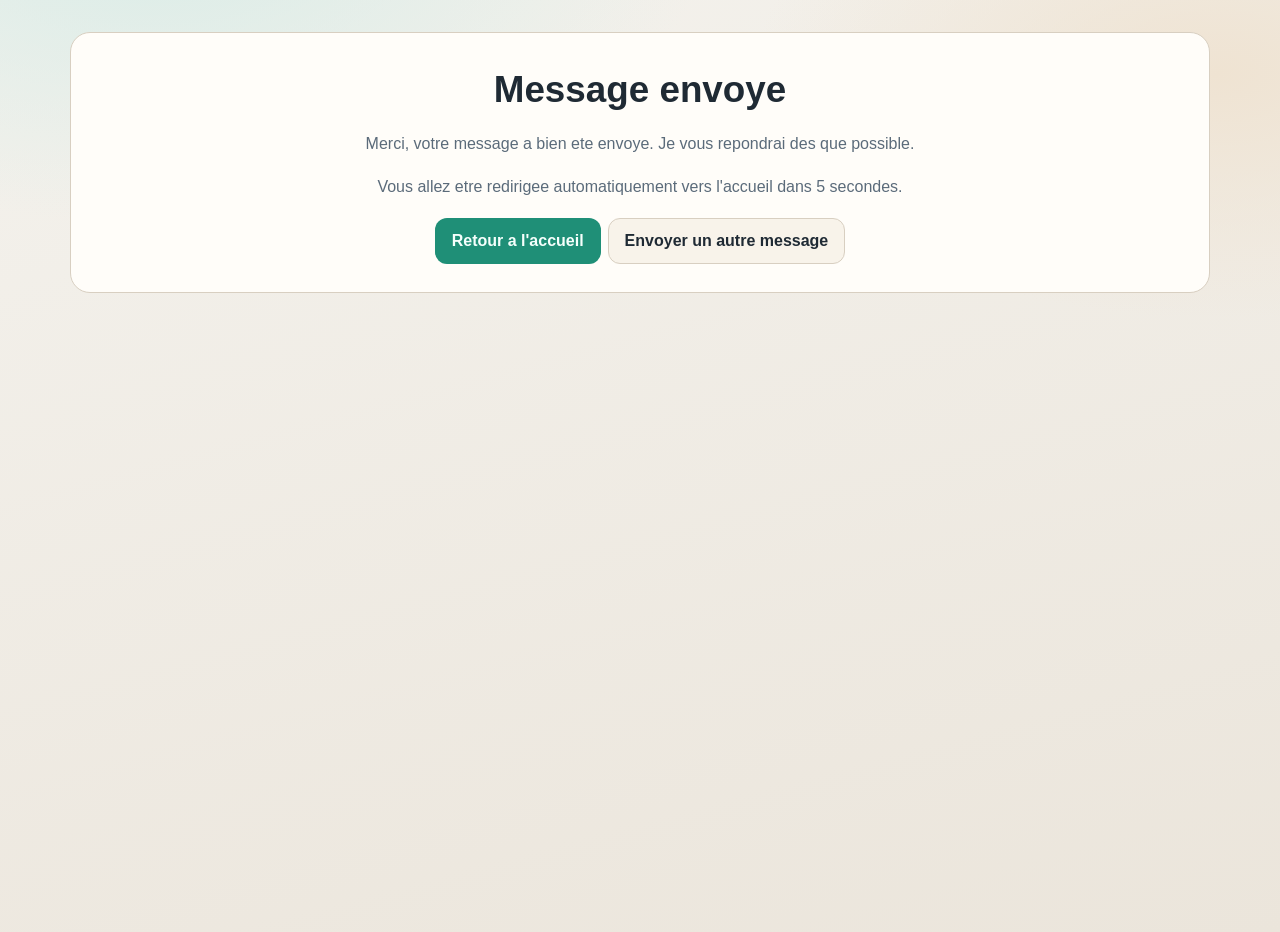
<file: pages/message-envoye.html>
<!doctype html>
<html lang="fr">
<head>
  <meta charset="UTF-8" />
  <meta name="viewport" content="width=device-width, initial-scale=1.0" />
  <meta name="robots" content="noindex,follow" />
  <meta http-equiv="refresh" content="5;url=../index.html" />
  <title>Message envoye | Portfolio</title>
  <link rel="icon" href="../favicon.png" type="image/png" />
  <link rel="stylesheet" href="../assets/css/style.css" />
</head>
<body>
  <main class="section surface" style="margin-top: 32px; text-align: center;">
    <h1 class="section-title">Message envoye</h1>
    <p class="section-text" style="margin: 0 auto 18px;">
      Merci, votre message a bien ete envoye. Je vous repondrai des que possible.
    </p>
    <p class="section-text" style="margin: 0 auto 18px;">
      Vous allez etre redirigee automatiquement vers l'accueil dans 5 secondes.
    </p>
    <p class="chip-row" style="justify-content: center;">
      <a class="btn btn-primary" href="../index.html">Retour a l'accueil</a>
      <a class="btn btn-ghost" href="../index.html#contact">Envoyer un autre message</a>
    </p>
  </main>
  <script>
    setTimeout(() => {
      window.location.replace("../index.html");
    }, 5000);
  </script>
</body>
</html>
</file>
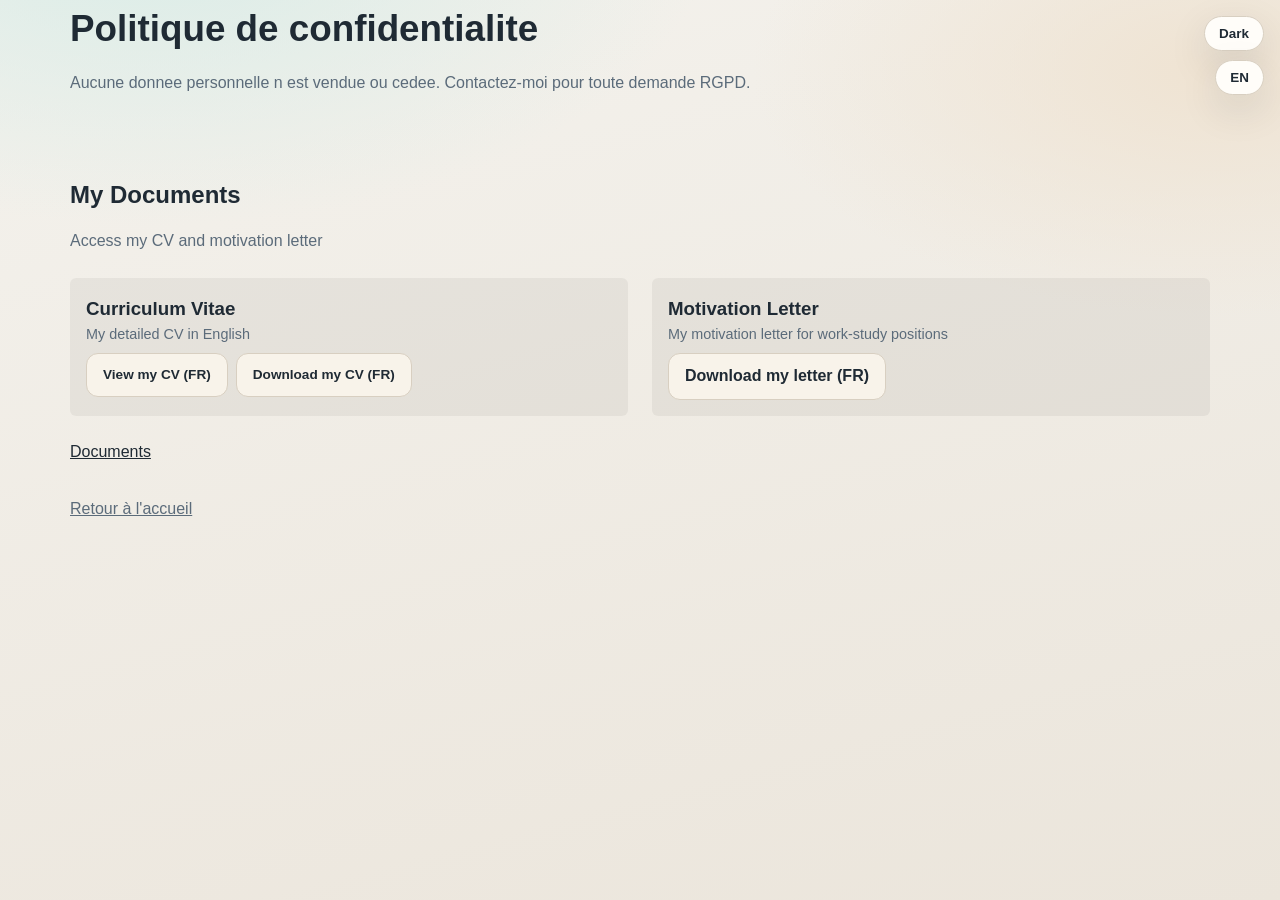
<file: pages/privacy-policy.html>
﻿<!doctype html>
<html lang="fr">

<head>
  <meta charset="UTF-8">
  <meta name="viewport" content="width=device-width, initial-scale=1.0">
  <title>Politique de confidentialite | Portfolio</title>
  <link rel="stylesheet" href="../assets/css/style.css">
</head>

<body>
  <section class="section">
    <h1 class="section-title">Politique de confidentialite</h1>
    <p class="section-text">Aucune donnee personnelle n est vendue ou cedee. Contactez-moi pour toute demande RGPD.</p>

    <div style="margin-top: 3rem; padding: 2rem 0; border-top: 1px solid var(--border);">
      <h2 class="section-title" data-i18n="documents_title" style="font-size: 1.5rem; margin-bottom: 1rem;">Mes
        documents</h2>
      <p class="section-text" data-i18n="documents_subtitle">Accédez à mon CV et ma lettre de motivation</p>
      <div
        style="display: grid; grid-template-columns: repeat(auto-fit, minmax(200px, 1fr)); gap: 1.5rem; margin-top: 1.5rem;">
        <article
          style="padding: 1rem; border-radius: 6px; background: rgba(0,0,0,0.05); border: 1px solid var(--border);">
          <h3 data-i18n="cv_title">Curriculum Vitae</h3>
          <p class="section-text" style="font-size: 0.9rem;" data-i18n="cv_description">Mon CV détaillé en français</p>
          <div style="display: flex; gap: 0.5rem; margin-top: 0.5rem; flex-wrap: wrap;">
            <a href="../docs/cv_laure.pdf" target="_blank" rel="noopener noreferrer" class="btn btn-ghost"
              data-i18n="view_cv_fr" style="display: inline-block; font-size: 0.85rem;">Voir (FR)</a>
            <a href="../docs/cv_laure.pdf" download class="btn btn-ghost" data-i18n="download_cv_fr"
              style="display: inline-block; font-size: 0.85rem;">Téléch. (FR)</a>
          </div>
        </article>
        <article
          style="padding: 1rem; border-radius: 6px; background: rgba(0,0,0,0.05); border: 1px solid var(--border);">
          <h3 data-i18n="motivation_title">Lettre de Motivation</h3>
          <p class="section-text" style="font-size: 0.9rem;" data-i18n="motivation_description">Ma lettre de motivation
            pour les alternances</p>
          <a href="../docs/alternance_motivation.pdf" download class="btn btn-ghost" data-i18n="download_motivation_fr"
            style="display: inline-block; margin-top: 0.5rem;">Télécharger (FR)</a>
        </article>
      </div>
      <p style="margin-top: 1.5rem;"><a href="documents.html" data-i18n="documents_section">Voir tous mes documents</a>
      </p>
    </div>

    <p class="section-text"><a href="../index.html">Retour à l'accueil</a></p>
  </section>
  <script src="../assets/js/app.js"></script>
</body>

</html>
</file>
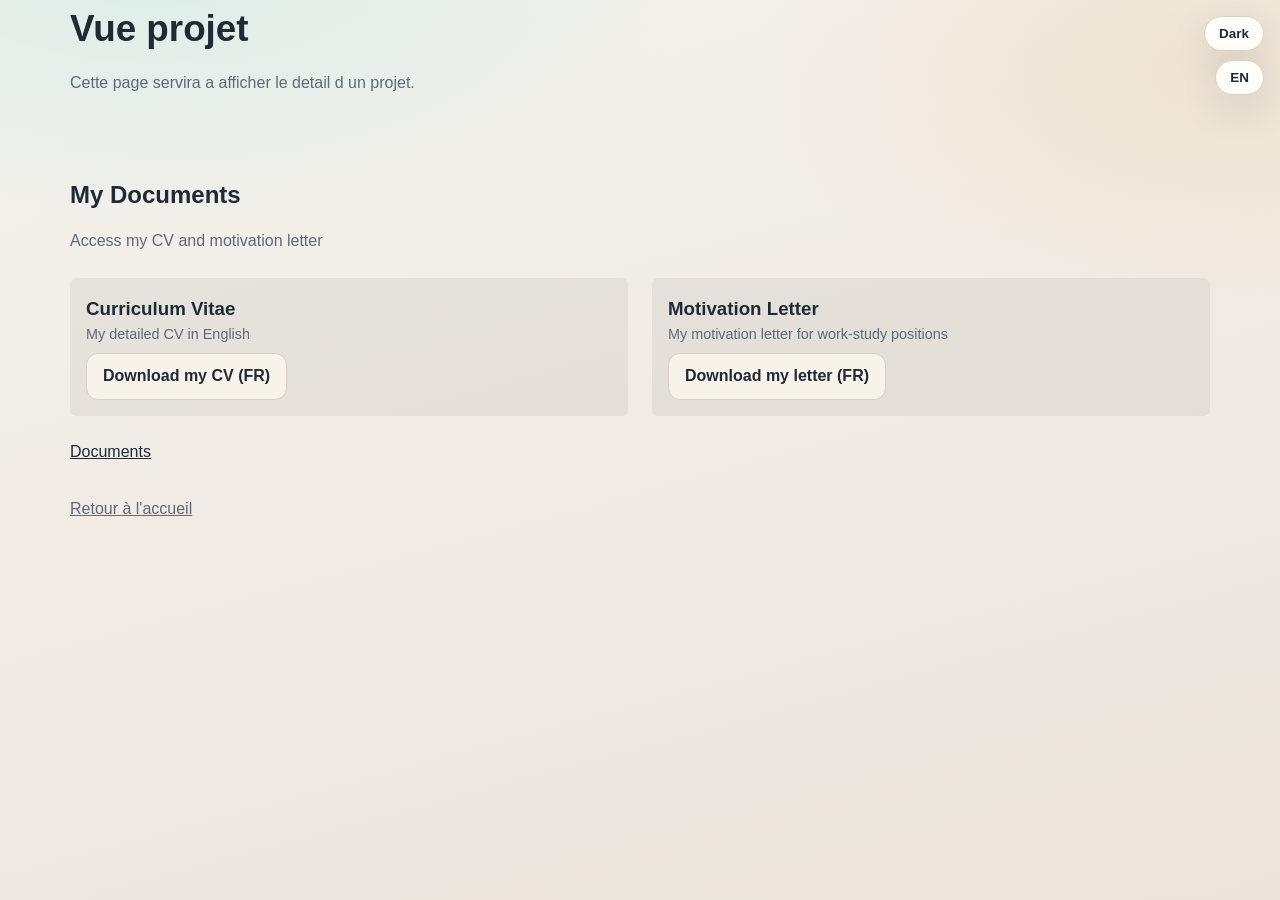
<file: pages/project-view.html>
﻿<!doctype html>
<html lang="fr">

<head>
  <meta charset="UTF-8" />
  <meta name="viewport" content="width=device-width, initial-scale=1.0" />
  <meta name="robots" content="noindex,follow" />
  <title>Projet | Portfolio</title>
  <link rel="stylesheet" href="../assets/css/style.css" />
</head>

<body>
  <section class="section">
    <h1 class="section-title">Vue projet</h1>
    <p class="section-text">Cette page servira a afficher le detail d un projet.</p>

    <div style="margin-top: 3rem; padding: 2rem 0; border-top: 1px solid var(--border);">
      <h2 class="section-title" data-i18n="documents_title" style="font-size: 1.5rem; margin-bottom: 1rem;">Mes
        documents</h2>
      <p class="section-text" data-i18n="documents_subtitle">Accédez à mon CV et ma lettre de motivation</p>
      <div
        style="display: grid; grid-template-columns: repeat(auto-fit, minmax(200px, 1fr)); gap: 1.5rem; margin-top: 1.5rem;">
        <article
          style="padding: 1rem; border-radius: 6px; background: rgba(0,0,0,0.05); border: 1px solid var(--border);">
          <h3 data-i18n="cv_title">Curriculum Vitae</h3>
          <p class="section-text" style="font-size: 0.9rem;" data-i18n="cv_description">Mon CV détaillé en français</p>
          <a href="../docs/cv_laure.pdf" download class="btn btn-ghost" data-i18n="download_cv_fr"
            style="display: inline-block; margin-top: 0.5rem;">Télécharger (FR)</a>
        </article>
        <article
          style="padding: 1rem; border-radius: 6px; background: rgba(0,0,0,0.05); border: 1px solid var(--border);">
          <h3 data-i18n="motivation_title">Lettre de Motivation</h3>
          <p class="section-text" style="font-size: 0.9rem;" data-i18n="motivation_description">Ma lettre de motivation
            pour les alternances</p>
          <a href="../docs/alternance_motivation.pdf" download class="btn btn-ghost" data-i18n="download_motivation_fr"
            style="display: inline-block; margin-top: 0.5rem;">Télécharger (FR)</a>
        </article>
      </div>
      <p style="margin-top: 1.5rem;"><a href="documents.html" data-i18n="documents_section">Voir tous mes documents</a>
      </p>
    </div>

    <p class="section-text"><a href="../index.html">Retour à l'accueil</a></p>
  </section>
  <script src="../assets/js/app.js"></script>
</body>

</html>
</file>
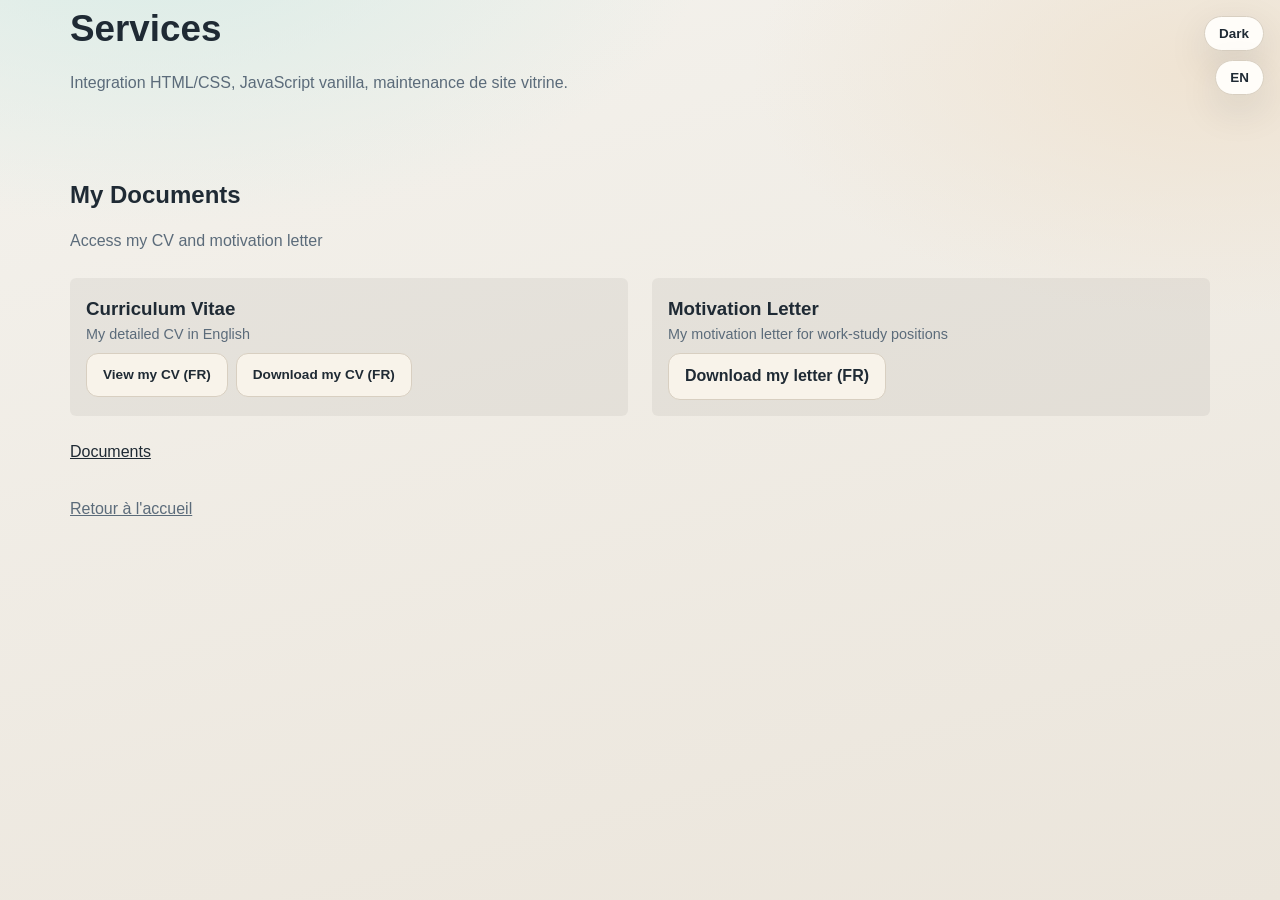
<file: pages/services.html>
﻿<!doctype html>
<html lang="fr">

<head>
  <meta charset="UTF-8">
  <meta name="viewport" content="width=device-width, initial-scale=1.0">
  <title>Services | Portfolio</title>
  <link rel="stylesheet" href="../assets/css/style.css">
</head>

<body>
  <section class="section">
    <h1 class="section-title">Services</h1>
    <p class="section-text">Integration HTML/CSS, JavaScript vanilla, maintenance de site vitrine.</p>

    <div style="margin-top: 3rem; padding: 2rem 0; border-top: 1px solid var(--border);">
      <h2 class="section-title" data-i18n="documents_title" style="font-size: 1.5rem; margin-bottom: 1rem;">Mes
        documents</h2>
      <p class="section-text" data-i18n="documents_subtitle">Accédez à mon CV et ma lettre de motivation</p>
      <div
        style="display: grid; grid-template-columns: repeat(auto-fit, minmax(200px, 1fr)); gap: 1.5rem; margin-top: 1.5rem;">
        <article
          style="padding: 1rem; border-radius: 6px; background: rgba(0,0,0,0.05); border: 1px solid var(--border);">
          <h3 data-i18n="cv_title">Curriculum Vitae</h3>
          <p class="section-text" style="font-size: 0.9rem;" data-i18n="cv_description">Mon CV détaillé en français</p>
          <div style="display: flex; gap: 0.5rem; margin-top: 0.5rem; flex-wrap: wrap;">
            <a href="../docs/cv_laure.pdf" target="_blank" rel="noopener noreferrer" class="btn btn-ghost"
              data-i18n="view_cv_fr" style="display: inline-block; font-size: 0.85rem;">Voir (FR)</a>
            <a href="../docs/cv_laure.pdf" download class="btn btn-ghost" data-i18n="download_cv_fr"
              style="display: inline-block; font-size: 0.85rem;">Téléch. (FR)</a>
          </div>
        </article>
        <article
          style="padding: 1rem; border-radius: 6px; background: rgba(0,0,0,0.05); border: 1px solid var(--border);">
          <h3 data-i18n="motivation_title">Lettre de Motivation</h3>
          <p class="section-text" style="font-size: 0.9rem;" data-i18n="motivation_description">Ma lettre de motivation
            pour les alternances</p>
          <a href="../docs/alternance_motivation.pdf" download class="btn btn-ghost" data-i18n="download_motivation_fr"
            style="display: inline-block; margin-top: 0.5rem;">Télécharger (FR)</a>
        </article>
      </div>
      <p style="margin-top: 1.5rem;"><a href="documents.html" data-i18n="documents_section">Voir tous mes documents</a>
      </p>
    </div>

    <p class="section-text"><a href="../index.html">Retour à l'accueil</a></p>
  </section>
  <script src="../assets/js/app.js"></script>
</body>

</html>
</file>
<file: assets/css/style.css>
﻿:root {
  --font-base: "Segoe UI", Tahoma, sans-serif;
  --bg: #f4f2ed;
  --bg-2: #ebe5db;
  --panel: #fffdf9;
  --panel-strong: #f8f3ea;
  --text: #1f2a34;
  --muted: #5b6b7a;
  --line: #d8cfc1;
  --accent: #1f8f77;
  --accent-2: #156d5b;
  --accent-soft: #dff4ef;
  --shadow: 0 14px 40px rgba(25, 43, 56, 0.12);
}

[data-theme="dark"] {
  --bg: #11161c;
  --bg-2: #1a242f;
  --panel: #17202b;
  --panel-strong: #1d2834;
  --text: #edf2f8;
  --muted: #b6c0cd;
  --line: #2d3b4b;
  --accent: #53d8bb;
  --accent-2: #3db89f;
  --accent-soft: #213a36;
  --shadow: 0 18px 48px rgba(0, 0, 0, 0.38);
}

* {
  box-sizing: border-box;
  margin: 0;
  padding: 0;
}

html {
  scroll-behavior: smooth;
}

body {
  position: relative;
  isolation: isolate;
  min-height: 100dvh;
  font-family: var(--font-base);
  color: var(--text);
  line-height: 1.55;
  background:
    radial-gradient(900px 480px at 12% -8%, #d9ece7 0%, transparent 62%),
    radial-gradient(800px 420px at 95% 8%, #efe3d2 0%, transparent 58%),
    linear-gradient(165deg, var(--bg), var(--bg-2));
}

[data-theme="dark"] body {
  background:
    radial-gradient(900px 480px at 12% -8%, #1e3a37 0%, transparent 62%),
    radial-gradient(800px 420px at 95% 8%, #3a2f22 0%, transparent 58%),
    linear-gradient(165deg, var(--bg), var(--bg-2));
}

.background-scene {
  position: fixed;
  inset: 0;
  z-index: -2;
  overflow: hidden;
  pointer-events: none;
}

.background-video {
  width: 100%;
  height: 100%;
  object-fit: cover;
  opacity: 0.24;
  filter: saturate(1.08) contrast(1.05);
}

[data-theme="dark"] .background-video {
  opacity: 0.2;
  filter: saturate(0.92) brightness(0.62) contrast(1.15);
}

.background-overlay {
  position: absolute;
  inset: -16%;
}

.background-overlay::before,
.background-overlay::after {
  content: "";
  position: absolute;
  width: 62vmax;
  height: 62vmax;
  border-radius: 50%;
  opacity: 0.28;
  filter: blur(56px);
}

.background-overlay::before {
  top: -22%;
  left: -18%;
  background: #56d0bb;
  animation: floatBlobOne 18s ease-in-out infinite alternate;
}

.background-overlay::after {
  right: -20%;
  bottom: -24%;
  background: #d9a86c;
  animation: floatBlobTwo 22s ease-in-out infinite alternate;
}

@keyframes floatBlobOne {
  0% {
    transform: translate3d(-2%, 0, 0) scale(1);
  }
  100% {
    transform: translate3d(8%, 8%, 0) scale(1.12);
  }
}

@keyframes floatBlobTwo {
  0% {
    transform: translate3d(0, 0, 0) scale(1);
  }
  100% {
    transform: translate3d(-10%, -8%, 0) scale(1.14);
  }
}

a {
  color: inherit;
}

.site-main {
  display: grid;
  gap: 22px;
  padding: 0 0 24px;
}

.section {
  width: min(1140px, 92%);
  margin: 0 auto;
}

.site-header {
  position: sticky;
  top: 12px;
  z-index: 1100;
  width: min(1280px, 96vw);
  display: flex;
  align-items: center;
  justify-content: space-between;
  gap: 18px;
  padding: 12px 16px;
  margin-top: 14px;
  margin-bottom: 18px;
  border: 1px solid color-mix(in srgb, var(--line) 70%, var(--accent) 30%);
  border-radius: 20px;
  backdrop-filter: blur(10px);
  box-shadow: 0 12px 28px rgba(20, 34, 48, 0.14);
  background:
    linear-gradient(120deg, color-mix(in srgb, var(--panel) 88%, transparent), color-mix(in srgb, var(--panel-strong) 78%, transparent));
}

.nav-toggle {
  display: none;
  border: 1px solid var(--line);
  border-radius: 999px;
  padding: 8px 12px;
  font: 700 0.88rem/1 var(--font-base);
  color: var(--text);
  background: var(--panel);
  cursor: pointer;
}

.brand {
  display: inline-flex;
  align-items: center;
  gap: 10px;
  font-weight: 800;
  text-decoration: none;
  letter-spacing: 0.01em;
}

.brand img {
  width: 36px;
  height: 36px;
  border-radius: 50%;
  border: 1px solid var(--line);
}

.nav {
  display: flex;
  align-items: center;
  flex-wrap: wrap;
  justify-content: flex-end;
  gap: 8px;
}

.nav a {
  text-decoration: none;
  font-weight: 700;
  font-size: 0.92rem;
  color: var(--muted);
  padding: 8px 11px;
  border: 1px solid transparent;
  border-radius: 999px;
  transition: background-color 0.2s ease, color 0.2s ease, border-color 0.2s ease;
}

.nav a:hover {
  color: var(--text);
  background: var(--accent-soft);
  border-color: color-mix(in srgb, var(--accent) 40%, var(--line));
}

.nav .nav-cta {
  color: #f5fffc;
  background: var(--accent);
  border-color: transparent;
}

.nav .nav-cta:hover {
  color: #f5fffc;
  background: var(--accent-2);
  border-color: transparent;
}

.hero {
  position: relative;
  overflow: hidden;
  display: grid;
  grid-template-columns: 1.15fr 0.85fr;
  gap: 20px;
  align-items: stretch;
  padding: 34px;
  border-radius: 24px;
  border: 1px solid var(--line);
  background: var(--panel);
  box-shadow: var(--shadow);
}

.hero::before,
.hero::after {
  content: "";
  position: absolute;
  inset: 0;
  pointer-events: none;
}

.hero::before {
  z-index: 0;
  background-image: url("../../img/logo-500x500.webp");
  background-size: cover;
  background-position: center;
  opacity: 0.36;
  filter: saturate(1.05) brightness(1.08);
  transform: scale(1);
}

.hero::after {
  z-index: 0;
  background:
    linear-gradient(105deg, rgba(244, 242, 237, 0.78) 12%, rgba(244, 242, 237, 0.52) 56%, rgba(244, 242, 237, 0.68) 100%);
}

[data-theme="dark"] .hero::before {
  opacity: 0.28;
  filter: saturate(0.95) brightness(0.9);
}

[data-theme="dark"] .hero::after {
  background:
    linear-gradient(105deg, rgba(17, 22, 28, 0.78) 12%, rgba(17, 22, 28, 0.56) 56%, rgba(17, 22, 28, 0.72) 100%);
}

.hero-content,
.hero-panel {
  position: relative;
  z-index: 1;
}

.hero-content h1 {
  font-size: clamp(2rem, 4.8vw, 3.35rem);
  line-height: 1.08;
  margin: 10px 0 16px;
  max-width: 22ch;
}

.eyebrow {
  display: inline-flex;
  align-items: center;
  font-size: 0.82rem;
  font-weight: 800;
  letter-spacing: 0.08em;
  text-transform: uppercase;
  color: var(--accent-2);
  padding: 6px 10px;
  border-radius: 999px;
  background: var(--accent-soft);
}

.hero-subtitle {
  color: var(--muted);
  max-width: 56ch;
}

.hero-actions {
  display: flex;
  flex-wrap: wrap;
  gap: 10px;
  margin-top: 24px;
}

.btn {
  display: inline-flex;
  align-items: center;
  justify-content: center;
  min-height: 44px;
  padding: 10px 16px;
  border-radius: 12px;
  font-weight: 800;
  text-decoration: none;
  border: 1px solid transparent;
}

.btn-primary {
  color: #f5fffc;
  background: var(--accent);
}

.btn-primary:hover {
  background: var(--accent-2);
}

.btn-ghost {
  color: var(--text);
  border-color: var(--line);
  background: var(--panel-strong);
}

.hero-panel {
  padding: 20px;
  border-radius: 16px;
  border: 1px solid var(--line);
  background: var(--panel-strong);
}

.hero-panel h2 {
  font-size: 1.05rem;
  margin-bottom: 12px;
}

.hero-panel ul {
  list-style: none;
  display: grid;
  gap: 9px;
  margin-bottom: 18px;
}

.hero-panel li {
  color: var(--muted);
}

.stats {
  display: grid;
  grid-template-columns: repeat(3, minmax(0, 1fr));
  gap: 8px;
}

.stats div {
  border: 1px solid var(--line);
  border-radius: 10px;
  padding: 8px;
  text-align: center;
}

.stats strong {
  display: block;
  font-size: 1.12rem;
}

.stats span {
  color: var(--muted);
  font-size: 0.82rem;
}

.surface {
  border: 1px solid var(--line);
  border-radius: 20px;
  padding: 28px;
  background: var(--panel);
}

.section-title {
  font-size: clamp(1.55rem, 3.4vw, 2.3rem);
  margin-bottom: 14px;
}

.section-text {
  max-width: 78ch;
  color: var(--muted);
  overflow-wrap: anywhere;
}

.section-text + .section-text {
  margin-top: 8px;
}

.skills-grid,
.services-list,
.projects {
  display: grid;
  grid-template-columns: repeat(auto-fit, minmax(230px, 1fr));
  gap: 14px;
}

.info-card,
.card {
  border: 1px solid var(--line);
  border-radius: 16px;
  background: var(--panel);
  overflow: hidden;
  transition: transform 0.3s ease, box-shadow 0.3s ease, border-color 0.3s ease;
}

.card.is-animated,
.info-card.is-animated,
.timeline-item.is-animated {
  opacity: 0;
  transform: translateY(26px) scale(0.98);
}

.card.in-view,
.info-card.in-view,
.timeline-item.in-view {
  opacity: 1;
  transform: translateY(0) scale(1);
  transition:
    opacity 0.55s ease,
    transform 0.55s ease,
    box-shadow 0.3s ease,
    border-color 0.3s ease;
  transition-delay: var(--card-delay, 0ms);
}

.info-card {
  padding: 18px;
}

.info-card h3 {
  margin-bottom: 8px;
}

.info-card p {
  color: var(--muted);
}

.card img {
  width: 100%;
  height: 170px;
  object-fit: cover;
  cursor: zoom-in;
  transition: transform 0.35s ease;
}

.card:hover img {
  transform: scale(1.03);
}

.card:hover,
.info-card:hover,
.timeline-item:hover {
  transform: translateY(-6px);
  box-shadow: var(--shadow);
  border-color: color-mix(in srgb, var(--accent) 42%, var(--line));
}

.card-content {
  padding: 16px;
}

.card-content p {
  color: var(--muted);
}

.chip-row {
  display: flex;
  flex-wrap: wrap;
  gap: 7px;
  margin-top: 12px;
}

.chip {
  font-size: 0.78rem;
  padding: 5px 9px;
  border-radius: 999px;
  border: 1px solid var(--line);
  background: var(--panel-strong);
}

.timeline {
  display: grid;
  gap: 12px;
}

.timeline-item {
  border-left: 4px solid var(--accent);
  border-radius: 10px;
  padding: 12px 14px;
  background: var(--panel);
  border: 1px solid var(--line);
}

.timeline-date {
  color: var(--accent-2);
  font-weight: 800;
  margin-bottom: 4px;
}

.contact-form {
  display: grid;
  gap: 10px;
  max-width: 720px;
}

.contact-form input,
.contact-form textarea,
.contact-form button {
  border-radius: 10px;
  border: 1px solid var(--line);
  font: 500 1rem/1.35 var(--font-base);
  padding: 11px 13px;
}

.contact-form input,
.contact-form textarea {
  color: var(--text);
  background: var(--panel-strong);
}

.contact-form button {
  width: fit-content;
  cursor: pointer;
  font-weight: 800;
  border-color: transparent;
  color: #f5fffc;
  background: var(--accent);
}

.contact-form button:hover {
  background: var(--accent-2);
}

.contact-cards {
  margin-top: 10px;
  display: grid;
  gap: 4px;
}

.site-footer {
  text-align: center;
  color: var(--muted);
  margin-bottom: 14px;
}

.fade-in {
  opacity: 0;
  animation: fadeIn 0.9s ease forwards;
}

@keyframes fadeIn {
  to {
    opacity: 1;
  }
}

.reveal {
  opacity: 0;
  transform: translateY(32px);
  transition: transform 0.6s ease, opacity 0.6s ease;
}

.reveal.active {
  opacity: 1;
  transform: translateY(0);
}

.theme-toggle,
.lang-toggle,
.scroll-top {
  position: fixed;
  right: 16px;
  border: 1px solid var(--line);
  border-radius: 999px;
  padding: 10px 14px;
  font: 700 0.84rem/1 var(--font-base);
  color: var(--text);
  background: var(--panel);
  cursor: pointer;
  box-shadow: var(--shadow);
  z-index: 2000;
}

.theme-toggle {
  top: 16px;
}

.lang-toggle {
  top: 60px;
}

.scroll-top {
  bottom: 16px;
  opacity: 0;
  pointer-events: none;
  transform: translateY(8px);
  transition: opacity 0.2s ease, transform 0.2s ease;
}

.scroll-top.is-visible {
  opacity: 1;
  pointer-events: auto;
  transform: translateY(0);
}

.project-lightbox {
  position: fixed;
  inset: 0;
  z-index: 4000;
  display: grid;
  place-items: center;
  padding: 18px;
  background: rgba(10, 14, 20, 0.78);
  opacity: 0;
  pointer-events: none;
  transition: opacity 0.28s ease;
}

.project-lightbox.is-open {
  opacity: 1;
  pointer-events: auto;
}

.project-lightbox-panel {
  width: min(860px, 100%);
  max-height: 92dvh;
  overflow: auto;
  border-radius: 16px;
  border: 1px solid var(--line);
  background: var(--panel);
  box-shadow: var(--shadow);
  transform: translateY(12px) scale(0.98);
  transition: transform 0.28s ease;
}

.project-lightbox.is-open .project-lightbox-panel {
  transform: translateY(0) scale(1);
}

.project-lightbox-image {
  width: 100%;
  max-height: 58dvh;
  object-fit: cover;
  display: block;
}

.project-lightbox-content {
  padding: 16px;
}

.project-lightbox-content h3 {
  margin-bottom: 8px;
}

.project-lightbox-content p {
  color: var(--muted);
}

.project-lightbox-close {
  position: absolute;
  top: 20px;
  right: 20px;
  z-index: 4100;
  width: 40px;
  height: 40px;
  border: 1px solid var(--line);
  border-radius: 999px;
  color: var(--text);
  background: var(--panel);
  font: 700 1.1rem/1 var(--font-base);
  cursor: pointer;
}

:focus-visible {
  outline: 3px solid var(--accent);
  outline-offset: 2px;
}

@media (max-width: 980px) {
  .site-header {
    position: static;
    flex-wrap: wrap;
    align-items: center;
    gap: 10px;
    margin-bottom: 14px;
  }

  .nav-toggle {
    display: inline-flex;
    margin-left: auto;
  }

  .nav {
    width: 100%;
    max-height: 0;
    overflow: hidden;
    gap: 6px;
    padding-top: 0;
    transition: max-height 0.28s ease, padding-top 0.28s ease;
  }

  .nav.is-open {
    max-height: 420px;
    padding-top: 8px;
  }

  .nav a {
    width: 100%;
    text-align: center;
    padding: 9px 12px;
    border: 1px solid var(--line);
    background: var(--panel-strong);
  }

  .nav .nav-cta {
    color: #f5fffc;
    background: var(--accent);
    border-color: transparent;
  }

  .hero {
    grid-template-columns: 1fr;
    padding: 20px;
  }

  .theme-toggle,
  .lang-toggle,
  .scroll-top {
    right: 12px;
    padding: 9px 12px;
  }
}

@media (max-width: 640px) {
  .section {
    width: 94%;
  }

  .site-header {
    padding: 12px 14px;
  }

  .brand span {
    font-size: 0.92rem;
  }

  .stats {
    grid-template-columns: 1fr;
  }

  .surface {
    padding: 20px;
  }

  .hero {
    padding: 16px;
  }

  .hero-content h1 {
    max-width: none;
  }

  .hero-actions {
    flex-direction: column;
    align-items: stretch;
  }

  .btn {
    width: 100%;
  }

  .skills-grid,
  .services-list,
  .projects {
    grid-template-columns: 1fr;
  }

  .theme-toggle {
    top: 10px;
  }

  .lang-toggle {
    top: 50px;
  }

  .scroll-top {
    bottom: 10px;
  }
}

@media (max-width: 400px) {
  .section {
    width: 96%;
  }

  .surface {
    padding: 16px;
  }

  .project-lightbox {
    padding: 10px;
  }

  .project-lightbox-content {
    padding: 12px;
  }

  .project-lightbox-close {
    top: 10px;
    right: 10px;
  }
}

@media (prefers-reduced-motion: reduce) {
  *,
  *::before,
  *::after {
    animation-duration: 0.01ms !important;
    animation-iteration-count: 1 !important;
    transition-duration: 0.01ms !important;
    scroll-behavior: auto !important;
  }

  .background-video {
    display: none;
  }

  .background-overlay::before,
  .background-overlay::after {
    animation: none;
  }
}
</file>
